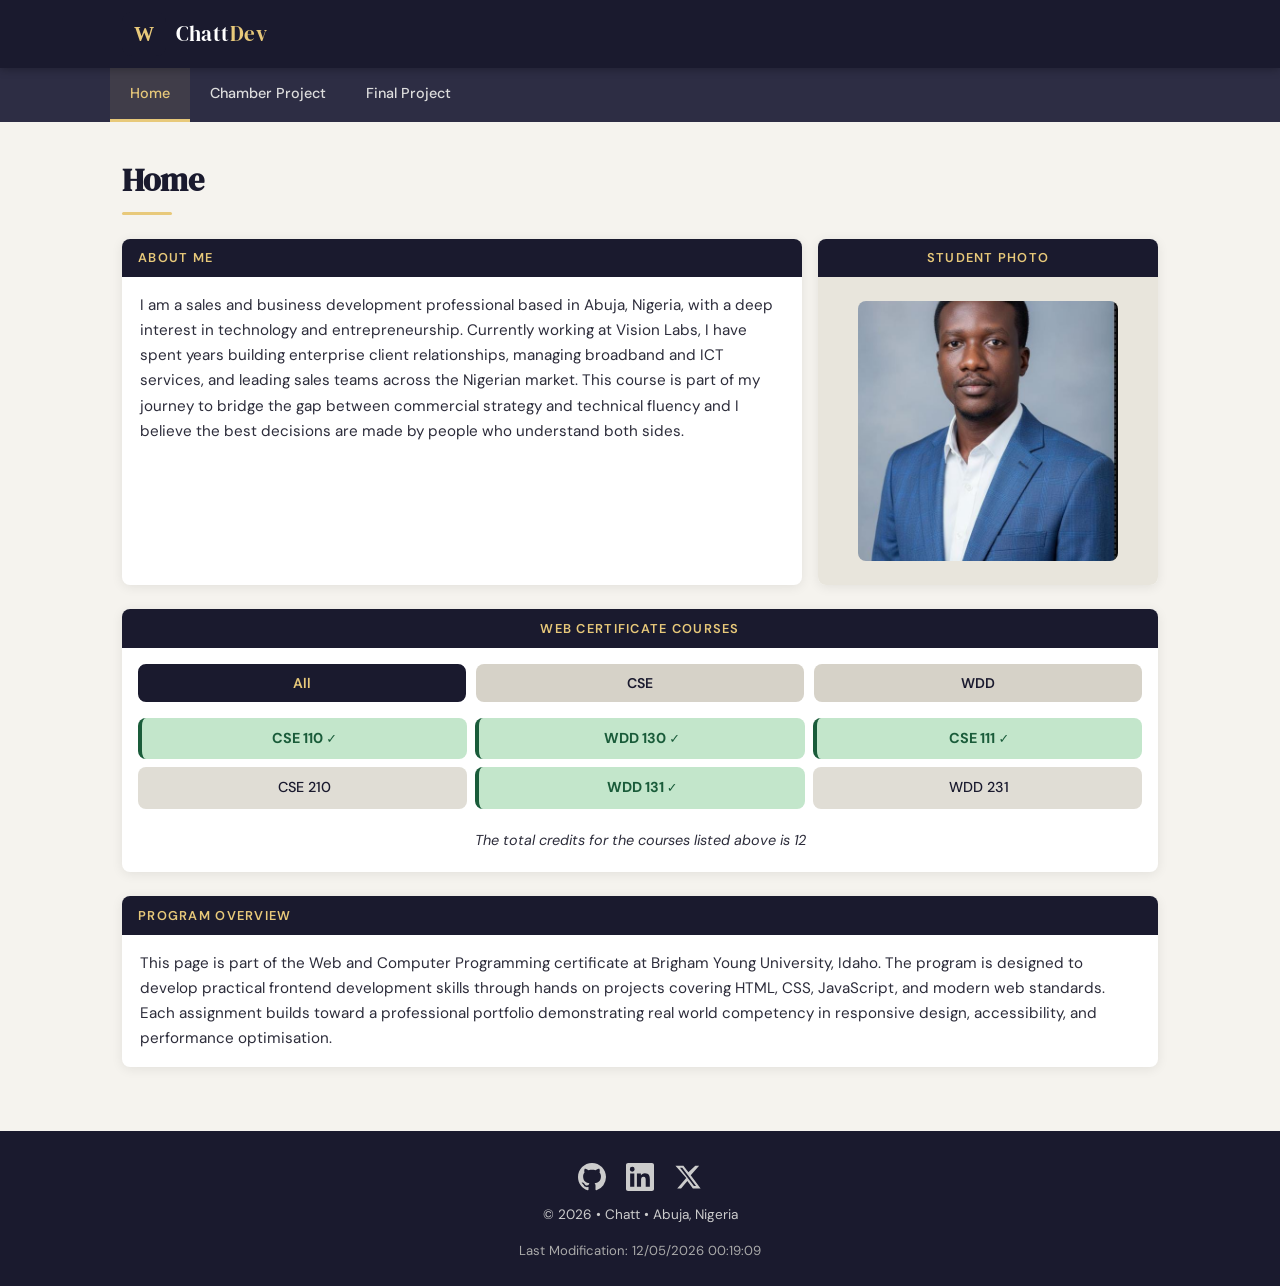
<file: index.html>
<!DOCTYPE html>
<html lang="en">
<head>
  <meta charset="UTF-8">
  <meta name="viewport" content="width=device-width, initial-scale=1.0">
  <meta name="description" content="WDD231 Web Frontend Development – Course Home Page for Chatt, a professional honing modern web skills.">
  <meta name="author" content="Chatt Kato">
  <title>WDD231 | Chatt's Course Home</title>

  <link rel="preconnect" href="https://fonts.googleapis.com">
  <link rel="preconnect" href="https://fonts.gstatic.com" crossorigin>
  <link href="https://fonts.googleapis.com/css2?family=DM+Serif+Display:ital@0;1&family=DM+Sans:wght@300;400;500;600&display=swap" rel="stylesheet">

  <link rel="stylesheet" href="styles/small.css">
  <link rel="stylesheet" href="styles/large.css">

  <script src="scripts/navigation.js" defer></script>
  <script src="scripts/date.js" defer></script>
  <script src="scripts/course.js" defer></script>
</head>
<body>

  <header>
    <div class="header-inner">
      <div class="brand">
        <svg class="logo" xmlns="http://www.w3.org/2000/svg" viewBox="0 0 48 48"
             aria-label="Site Logo" role="img" width="44" height="44">
          <rect width="48" height="48" rx="10" fill="#1a1a2e"/>
          <text x="50%" y="56%" dominant-baseline="middle" text-anchor="middle"
                fill="#e8c97a" font-size="22" font-family="serif" font-weight="bold">W</text>
        </svg>
        <span class="site-name">Chatt<span class="accent">Dev</span></span>
      </div>
      <button id="hamburger" aria-label="Toggle navigation menu"
              aria-expanded="false" aria-controls="primary-nav">
        <span></span><span></span><span></span>
      </button>
    </div>
  </header>

  <nav id="primary-nav" aria-label="Primary navigation">
    <ul>
      <li><a href="index.html" class="active" aria-current="page">Home</a></li>
      <li><a href="chamber/index.html">Chamber Project</a></li>
      <li><a href="final/index.html">Final Project</a></li>
    </ul>
  </nav>

  <main>
    <h1>Home</h1>

    <!-- Section 1: About Me -->
    <section class="section-about" aria-labelledby="about-heading">
      <div class="about-text">
        <h2 id="about-heading">About Me</h2>
        <p>
          I am a sales and business development professional based in Abuja, Nigeria,
          with a deep interest in technology and entrepreneurship. Currently working at
          Vision Labs, I have spent years building enterprise client relationships,
          managing broadband and ICT services, and leading sales teams across the
          Nigerian market. This course is part of my journey to bridge the gap between
          commercial strategy and technical fluency and I believe the best decisions are
          made by people who understand both sides.
        </p>
      </div>
      <div class="about-photo">
        <h2 id="photo-heading">Student Photo</h2>
        <div class="photo-wrapper">
          <img
            src="images/chatt.jpeg"
            alt="Chatt – WDD231 student and business development professional"
            width="300"
            height="300"
            loading="eager"
          >
        </div>
      </div>
    </section>

    <!-- Section 2: Web Certificate Courses -->
    <section class="section-courses" aria-labelledby="courses-heading">
      <h2 id="courses-heading">Web Certificate Courses</h2>
      <div class="filter-buttons" role="group" aria-label="Filter courses by type">
        <button class="filter-btn active" data-filter="all" aria-pressed="true">All</button>
        <button class="filter-btn" data-filter="CSE" aria-pressed="false">CSE</button>
        <button class="filter-btn" data-filter="WDD" aria-pressed="false">WDD</button>
      </div>
      <div id="course-list" role="list" aria-live="polite"></div>
      <p class="credit-total" id="credit-total" aria-live="polite"></p>
    </section>

    <!-- Section 3: Program Overview -->
    <section class="section-program" aria-labelledby="program-heading">
      <h2 id="program-heading">Program Overview</h2>
      <p>
        This page is part of the Web and Computer Programming certificate at
        Brigham Young University, Idaho. The program is designed to develop
        practical frontend development skills through hands on projects covering
        HTML, CSS, JavaScript, and modern web standards. Each assignment builds
        toward a professional portfolio demonstrating real world competency in
        responsive design, accessibility, and performance optimisation.
      </p>
    </section>

  </main>

  <footer>
    <div class="footer-social">
      <a href="https://github.com/yourusername" target="_blank" rel="noopener noreferrer" aria-label="GitHub">
        <svg xmlns="http://www.w3.org/2000/svg" viewBox="0 0 24 24"
             width="28" height="28" aria-hidden="true" fill="currentColor">
          <path d="M12 0C5.37 0 0 5.37 0 12c0 5.31 3.435 9.795 8.205 11.385
            .6.105.825-.255.825-.57 0-.285-.015-1.23-.015-2.235-3.015.555-3.795-.735
            -4.035-1.41-.135-.345-.72-1.41-1.23-1.695-.42-.225-1.02-.78-.015-.795
            .945-.015 1.62.87 1.845 1.23 1.08 1.815 2.805 1.305 3.495.99
            .105-.78.42-1.305.765-1.605-2.67-.3-5.46-1.335-5.46-5.925
            0-1.305.465-2.385 1.23-3.225-.12-.3-.54-1.53.12-3.18 0 0
            1.005-.315 3.3 1.23.96-.27 1.98-.405 3-.405s2.04.135 3 .405
            c2.295-1.56 3.3-1.23 3.3-1.23.66 1.65.24 2.88.12 3.18
            .765.84 1.23 1.905 1.23 3.225 0 4.605-2.805 5.625-5.475 5.925
            .435.375.81 1.095.81 2.22 0 1.605-.015 2.895-.015 3.3
            0 .315.225.69.825.57A12.02 12.02 0 0 0 24 12c0-6.63-5.37-12-12-12z"/>
        </svg>
      </a>
      <a href="https://linkedin.com/in/yourusername" target="_blank" rel="noopener noreferrer" aria-label="LinkedIn">
        <svg xmlns="http://www.w3.org/2000/svg" viewBox="0 0 24 24"
             width="28" height="28" aria-hidden="true" fill="currentColor">
          <path d="M20.447 20.452h-3.554v-5.569c0-1.328-.027-3.037-1.852-3.037
            -1.853 0-2.136 1.445-2.136 2.939v5.667H9.351V9h3.414v1.561h.046
            c.477-.9 1.637-1.85 3.37-1.85 3.601 0 4.267 2.37 4.267 5.455v6.286z
            M5.337 7.433a2.062 2.062 0 0 1-2.063-2.065 2.064 2.064 0 1 1
            2.063 2.065zm1.782 13.019H3.555V9h3.564v11.452z
            M22.225 0H1.771C.792 0 0 .774 0 1.729v20.542C0 23.227.792 24
            1.771 24h20.451C23.2 24 24 23.227 24 22.271V1.729C24 .774
            23.2 0 22.222 0h.003z"/>
        </svg>
      </a>
      <a href="https://x.com/yourusername" target="_blank" rel="noopener noreferrer" aria-label="X (formerly Twitter)">
        <svg xmlns="http://www.w3.org/2000/svg" viewBox="0 0 24 24"
             width="28" height="28" aria-hidden="true" fill="currentColor">
          <path d="M18.244 2.25h3.308l-7.227 8.26 8.502 11.24H16.17
            l-4.714-6.231-5.401 6.231H2.744l7.737-8.835L1.254 2.25H8.08
            l4.261 5.636 5.903-5.636zm-1.161 17.52h1.833L7.084 4.126H5.117z"/>
        </svg>
      </a>
    </div>
    <div class="footer-info">
      <p id="copyright"></p>
    </div>
    <p id="lastModified" class="footer-modified"></p>
  </footer>

</body>
</html>
</file>
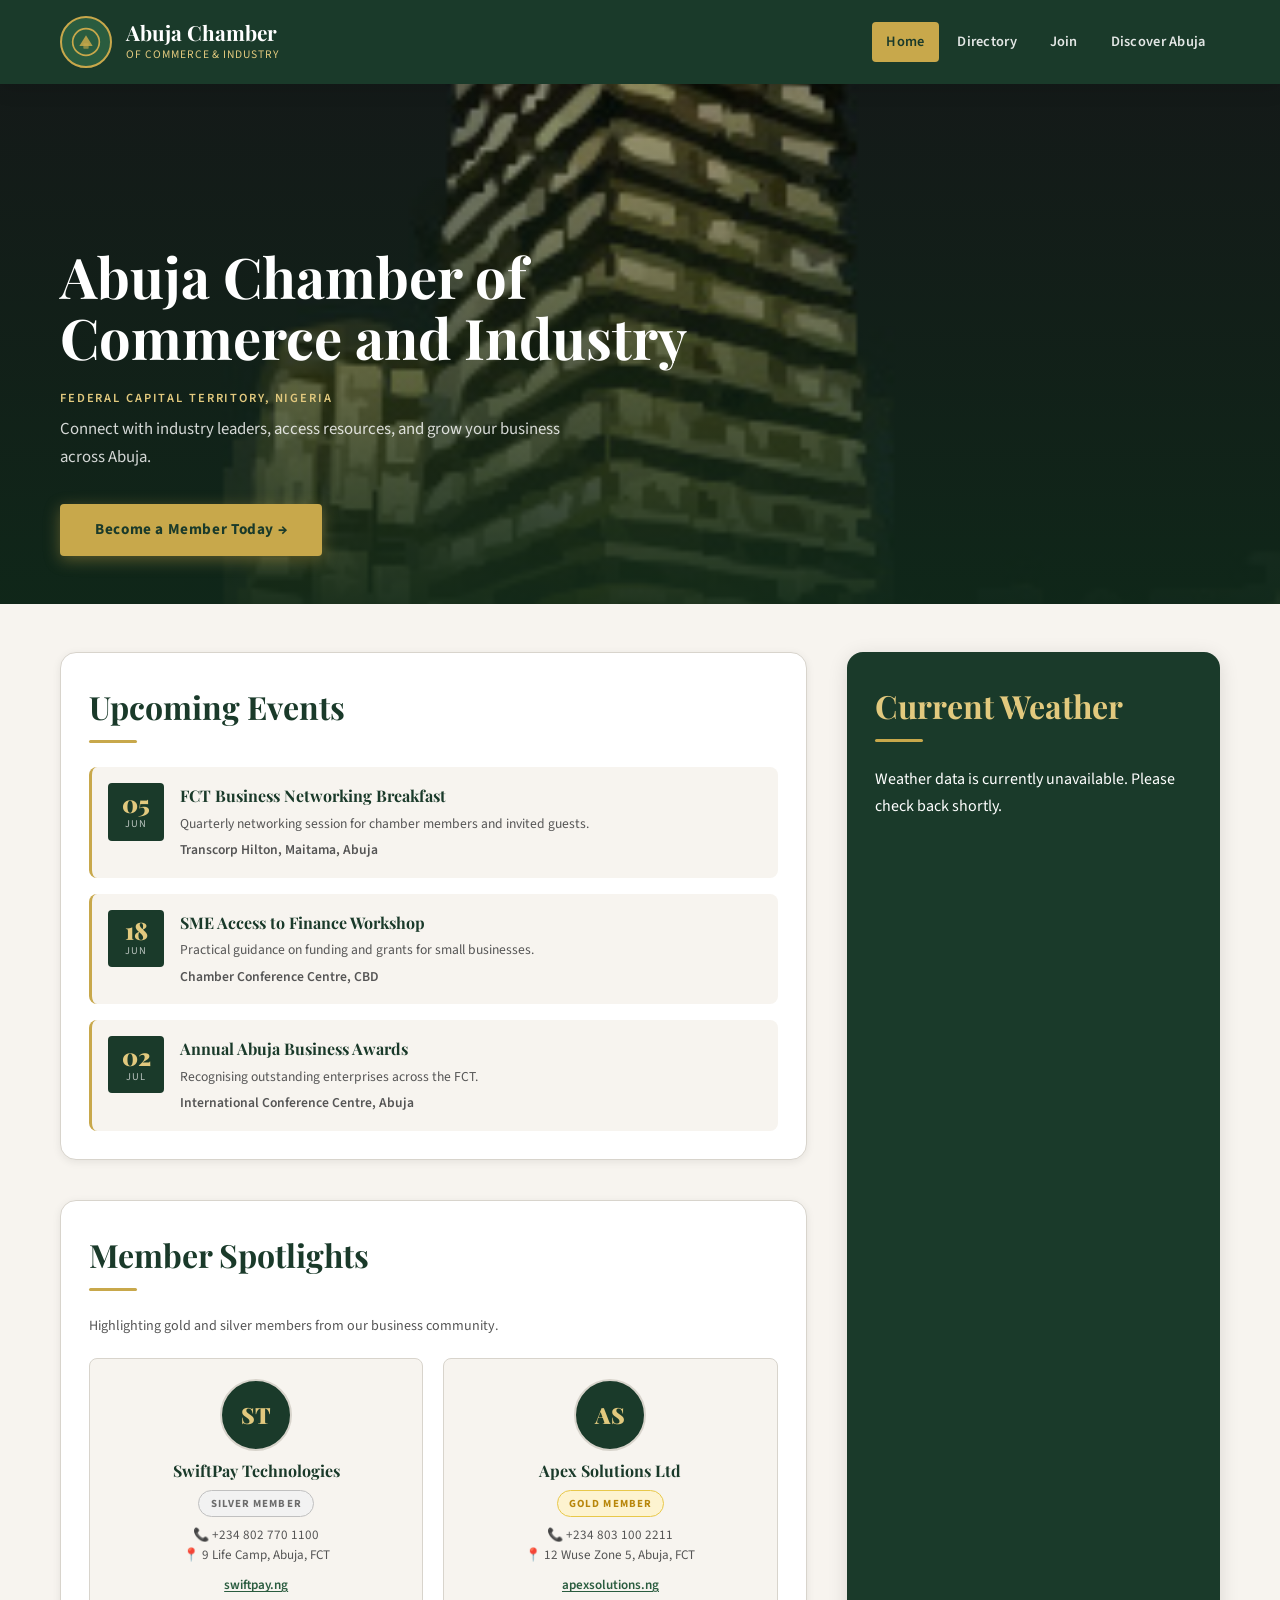
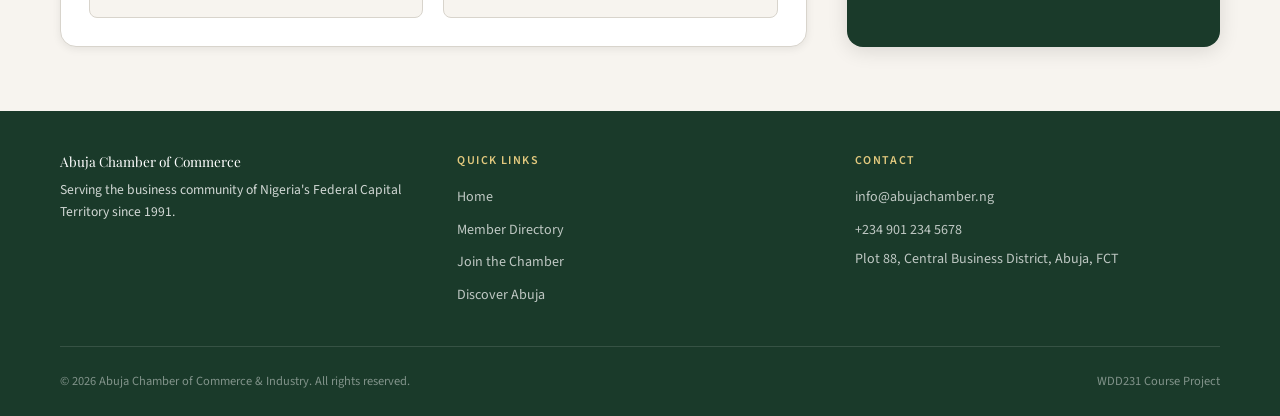
<file: chamber/index.html>
<!DOCTYPE html>
<html lang="en">
<head>
  <meta charset="UTF-8">
  <meta name="viewport" content="width=device-width, initial-scale=1.0">

  <meta name="description" content="Welcome to the Abuja Chamber of Commerce and Industry, connecting businesses, driving growth, and supporting enterprise across Nigeria's Federal Capital.">
  <meta name="author" content="Chatt Kato">

  <!-- Open Graph -->
  <meta property="og:title" content="Abuja Chamber of Commerce and Industry — FCT">
  <meta property="og:description" content="Connect with businesses across Abuja's Federal Capital Territory and grow with Nigeria's leading chamber.">
  <meta property="og:type" content="website">
  <meta property="og:url" content="https://chattkato.github.io/wdd231/chamber/index.html">
  <meta property="og:image" content="https://chattkato.github.io/wdd231/chamber/images/hero.jpg">

  <title>Home | Abuja Chamber of Commerce and Industry</title>

  <link rel="icon" type="image/svg+xml" href="images/favicon.svg">

  <!-- Google Fonts -->
  <link rel="preconnect" href="https://fonts.googleapis.com">
  <link rel="preconnect" href="https://fonts.gstatic.com" crossorigin>
  <link href="https://fonts.googleapis.com/css2?family=Playfair+Display:wght@700;900&family=Source+Sans+3:wght@300;400;600&display=swap" rel="stylesheet">

  <!-- CSS -->
  <link rel="stylesheet" href="styles/normalize.css">
  <link rel="stylesheet" href="styles/styles.css">

  <!-- JavaScript -->
  <script src="scripts/app.js" defer></script>
</head>

<body>

<header class="site-header">
  <div class="container header-inner">

    <div class="brand">
      <div class="brand-logo" aria-hidden="true">
        <svg viewBox="0 0 48 48" fill="none">
          <circle cx="24" cy="24" r="20" stroke="#c8a84b" stroke-width="2.5"/>
          <path d="M14 30 L24 14 L34 30 Z" fill="#c8a84b" opacity="0.85"/>
          <rect x="20" y="26" width="8" height="8" rx="1" fill="#c8a84b" opacity="0.6"/>
        </svg>
      </div>
      <div class="brand-text">
        <span class="brand-name">Abuja Chamber</span>
        <span class="brand-sub">of Commerce &amp; Industry</span>
      </div>
    </div>

    <button
      class="nav-toggle"
      aria-label="Toggle navigation menu"
      aria-expanded="false"
      aria-controls="main-nav"
      type="button">
      <span></span>
      <span></span>
      <span></span>
    </button>

    <nav class="site-nav" id="main-nav" aria-label="Main navigation">
      <ul>
        <li><a href="index.html" aria-current="page">Home</a></li>
        <li><a href="directory.html">Directory</a></li>
        <li><a href="join.html">Join</a></li>
        <li><a href="discover.html">Discover Abuja</a></li>
      </ul>
    </nav>

  </div>
</header>

<main id="main-content">

  <section class="hero" aria-label="Welcome banner">
    <img
      class="hero-image"
      src="images/hero.jpg"
      alt="Abuja Central Business District skyline at dusk"
      loading="eager"
      width="1200"
      height="520">

    <div class="hero-overlay" aria-hidden="true"></div>

    <div class="hero-content container">
      <h1 class="hero-title">Abuja Chamber of Commerce and Industry</h1>
      <p class="hero-eyebrow">Federal Capital Territory, Nigeria</p>
      <p class="hero-subtitle">
        Connect with industry leaders, access resources, and grow your business across Abuja.
      </p>
      <a href="join.html" class="cta-btn">Become a Member Today &rarr;</a>
    </div>
  </section>

  <div class="home-main">
    <div class="container">
      <div class="home-grid">

        <section class="events-section" aria-labelledby="events-heading">
          <h2 class="section-title" id="events-heading">Upcoming Events</h2>

          <div class="events-list">

            <article class="event-card">
              <div class="event-date">
                <time datetime="2025-06-05">
                  <span class="day">05</span>
                  <span class="month">Jun</span>
                </time>
              </div>
              <div class="event-info">
                <h3>FCT Business Networking Breakfast</h3>
                <p>Quarterly networking session for chamber members and invited guests.</p>
                <p class="event-location">Transcorp Hilton, Maitama, Abuja</p>
              </div>
            </article>

            <article class="event-card">
              <div class="event-date">
                <time datetime="2025-06-18">
                  <span class="day">18</span>
                  <span class="month">Jun</span>
                </time>
              </div>
              <div class="event-info">
                <h3>SME Access to Finance Workshop</h3>
                <p>Practical guidance on funding and grants for small businesses.</p>
                <p class="event-location">Chamber Conference Centre, CBD</p>
              </div>
            </article>

            <article class="event-card">
              <div class="event-date">
                <time datetime="2025-07-02">
                  <span class="day">02</span>
                  <span class="month">Jul</span>
                </time>
              </div>
              <div class="event-info">
                <h3>Annual Abuja Business Awards</h3>
                <p>Recognising outstanding enterprises across the FCT.</p>
                <p class="event-location">International Conference Centre, Abuja</p>
              </div>
            </article>

          </div>
        </section>

        <section class="weather-section" aria-labelledby="weather-heading">
          <h2 class="section-title" id="weather-heading">Current Weather</h2>
          <div id="weather-container" aria-live="polite">
            <p class="weather-loading">Loading weather data&hellip;</p>
          </div>
        </section>

        <section class="spotlight-section" aria-labelledby="spotlight-heading">
          <h2 class="section-title" id="spotlight-heading">Member Spotlights</h2>
          <p class="spotlight-intro">
            Highlighting gold and silver members from our business community.
          </p>
          <div class="spotlight-grid" id="spotlight-grid" aria-live="polite">
            <p class="spotlight-loading">Loading member spotlights&hellip;</p>
          </div>
        </section>

      </div>
    </div>
  </div>

</main>

<footer class="site-footer">
  <div class="container">

    <div class="footer-grid">

      <div class="footer-brand">
        <p class="footer-brand-name">Abuja Chamber of Commerce</p>
        <p>Serving the business community of Nigeria's Federal Capital Territory since 1991.</p>
      </div>

      <div class="footer-col">
        <h2>Quick Links</h2>
        <ul>
          <li><a href="index.html">Home</a></li>
          <li><a href="directory.html">Member Directory</a></li>
          <li><a href="join.html">Join the Chamber</a></li>
          <li><a href="discover.html">Discover Abuja</a></li>
        </ul>
      </div>

      <div class="footer-col">
        <h2>Contact</h2>
        <ul>
          <li><a href="mailto:info@abujachamber.ng">info@abujachamber.ng</a></li>
          <li><a href="tel:+2349012345678">+234 901 234 5678</a></li>
          <li>Plot 88, Central Business District, Abuja, FCT</li>
        </ul>
      </div>

    </div>

    <div class="footer-bottom">
      <p>&copy; <span id="current-year"></span> Abuja Chamber of Commerce &amp; Industry. All rights reserved.</p>
      <p>WDD231 Course Project</p>
    </div>

  </div>
</footer>

</body>
</html>
</file>
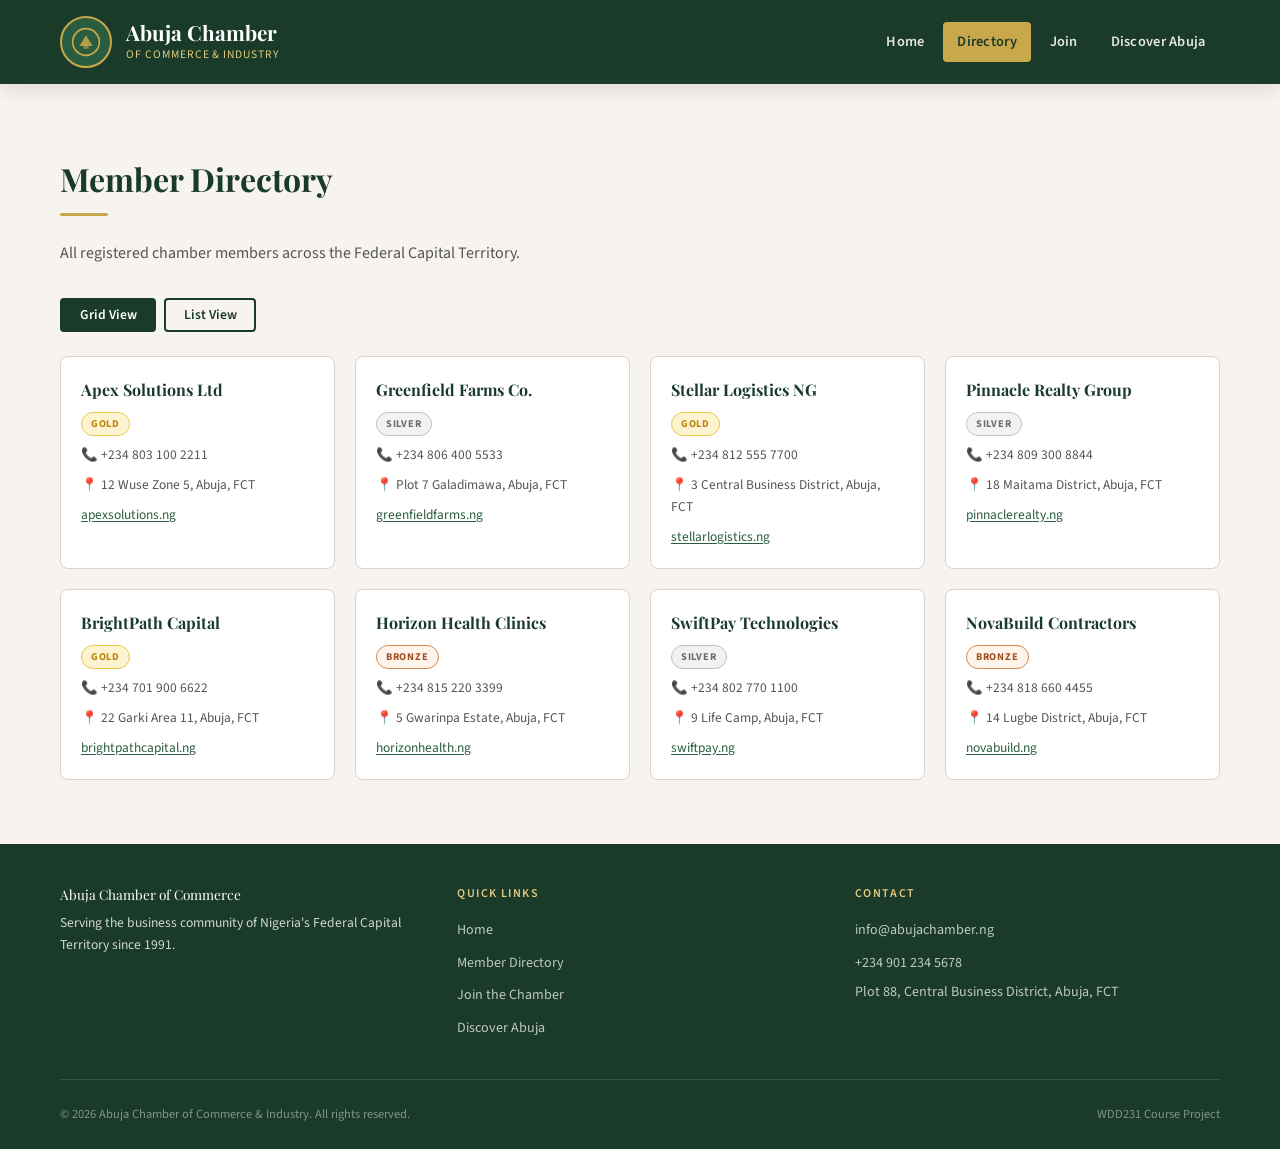
<file: chamber/directory.html>
<!DOCTYPE html>
<html lang="en">
<head>
  <meta charset="UTF-8">
  <meta name="viewport" content="width=device-width, initial-scale=1.0">
  <meta name="description" content="Browse the Abuja Chamber of Commerce member directory. Find local businesses, contact details, and membership levels across the Federal Capital Territory.">
  <meta name="author" content="Chatt Kato">

  <meta property="og:title" content="Member Directory | Abuja Chamber of Commerce">
  <meta property="og:description" content="Find businesses registered with the Abuja Chamber of Commerce across the Federal Capital Territory of Nigeria.">
  <meta property="og:type" content="website">
  <meta property="og:url" content="https://chattkato.github.io/wdd231/chamber/directory.html">
  <meta property="og:image" content="https://chattkato.github.io/wdd231/chamber/images/hero.svg">

  <title>Member Directory | Abuja Chamber of Commerce and Industry</title>

  <link rel="icon" type="image/svg+xml" href="images/favicon.svg">

  <link rel="preconnect" href="https://fonts.googleapis.com">
  <link rel="preconnect" href="https://fonts.gstatic.com" crossorigin>
  <link href="https://fonts.googleapis.com/css2?family=Playfair+Display:wght@700;900&family=Source+Sans+3:wght@300;400;600&display=swap" rel="stylesheet">

  <link rel="stylesheet" href="styles/normalize.css">
  <link rel="stylesheet" href="styles/styles.css">
</head>
<body>

  <header class="site-header">
    <div class="container header-inner">

      <div class="brand">
        <div class="brand-logo" aria-hidden="true">
          <svg viewBox="0 0 48 48" fill="none" xmlns="http://www.w3.org/2000/svg">
            <circle cx="24" cy="24" r="20" stroke="#c8a84b" stroke-width="2.5"/>
            <path d="M14 30 L24 14 L34 30 Z" fill="#c8a84b" opacity="0.85"/>
            <rect x="20" y="26" width="8" height="8" rx="1" fill="#c8a84b" opacity="0.6"/>
          </svg>
        </div>
        <div class="brand-text">
          <span class="brand-name">Abuja Chamber</span>
          <span class="brand-sub">of Commerce &amp; Industry</span>
        </div>
      </div>

      <button
        class="nav-toggle"
        aria-label="Toggle navigation menu"
        aria-expanded="false"
        aria-controls="main-nav"
        type="button"
      >
        <span></span>
        <span></span>
        <span></span>
      </button>

      <nav class="site-nav" id="main-nav" aria-label="Main navigation">
        <ul>
          <li><a href="index.html">Home</a></li>
          <li><a href="directory.html" aria-current="page">Directory</a></li>
          <li><a href="join.html">Join</a></li>
          <li><a href="discover.html">Discover Abuja</a></li>
        </ul>
      </nav>

    </div>
  </header>

  <main id="main-content">
    <div class="page-body">
      <div class="container">
        <h1 class="section-title page-h1">Member Directory</h1>
        <p class="page-intro">All registered chamber members across the Federal Capital Territory.</p>

        <div class="directory-controls">
          <button class="view-btn active" id="grid-btn" aria-pressed="true" type="button">Grid View</button>
          <button class="view-btn" id="list-btn" aria-pressed="false" type="button">List View</button>
        </div>

        <div id="directory-container" aria-live="polite">
          <p>Loading members&hellip;</p>
        </div>
      </div>
    </div>
  </main>

  <footer class="site-footer">
    <div class="container">
      <div class="footer-grid">

        <div class="footer-brand">
          <p class="footer-brand-name">Abuja Chamber of Commerce</p>
          <p>Serving the business community of Nigeria's Federal Capital Territory since 1991.</p>
        </div>

        <div class="footer-col">
          <h2>Quick Links</h2>
          <ul>
            <li><a href="index.html">Home</a></li>
            <li><a href="directory.html">Member Directory</a></li>
            <li><a href="join.html">Join the Chamber</a></li>
            <li><a href="discover.html">Discover Abuja</a></li>
          </ul>
        </div>

        <div class="footer-col">
          <h2>Contact</h2>
          <ul>
            <li><a href="mailto:info@abujachamber.ng">info@abujachamber.ng</a></li>
            <li><a href="tel:+2349012345678">+234 901 234 5678</a></li>
            <li>Plot 88, Central Business District, Abuja, FCT</li>
          </ul>
        </div>

      </div>
      <div class="footer-bottom">
        <p>&copy; <span id="current-year"></span> Abuja Chamber of Commerce &amp; Industry. All rights reserved.</p>
        <p>WDD231 Course Project</p>
      </div>
    </div>
  </footer>

  <script src="scripts/app.js" defer></script>
  <script src="scripts/directory.js" defer></script>
</body>
</html>
</file>
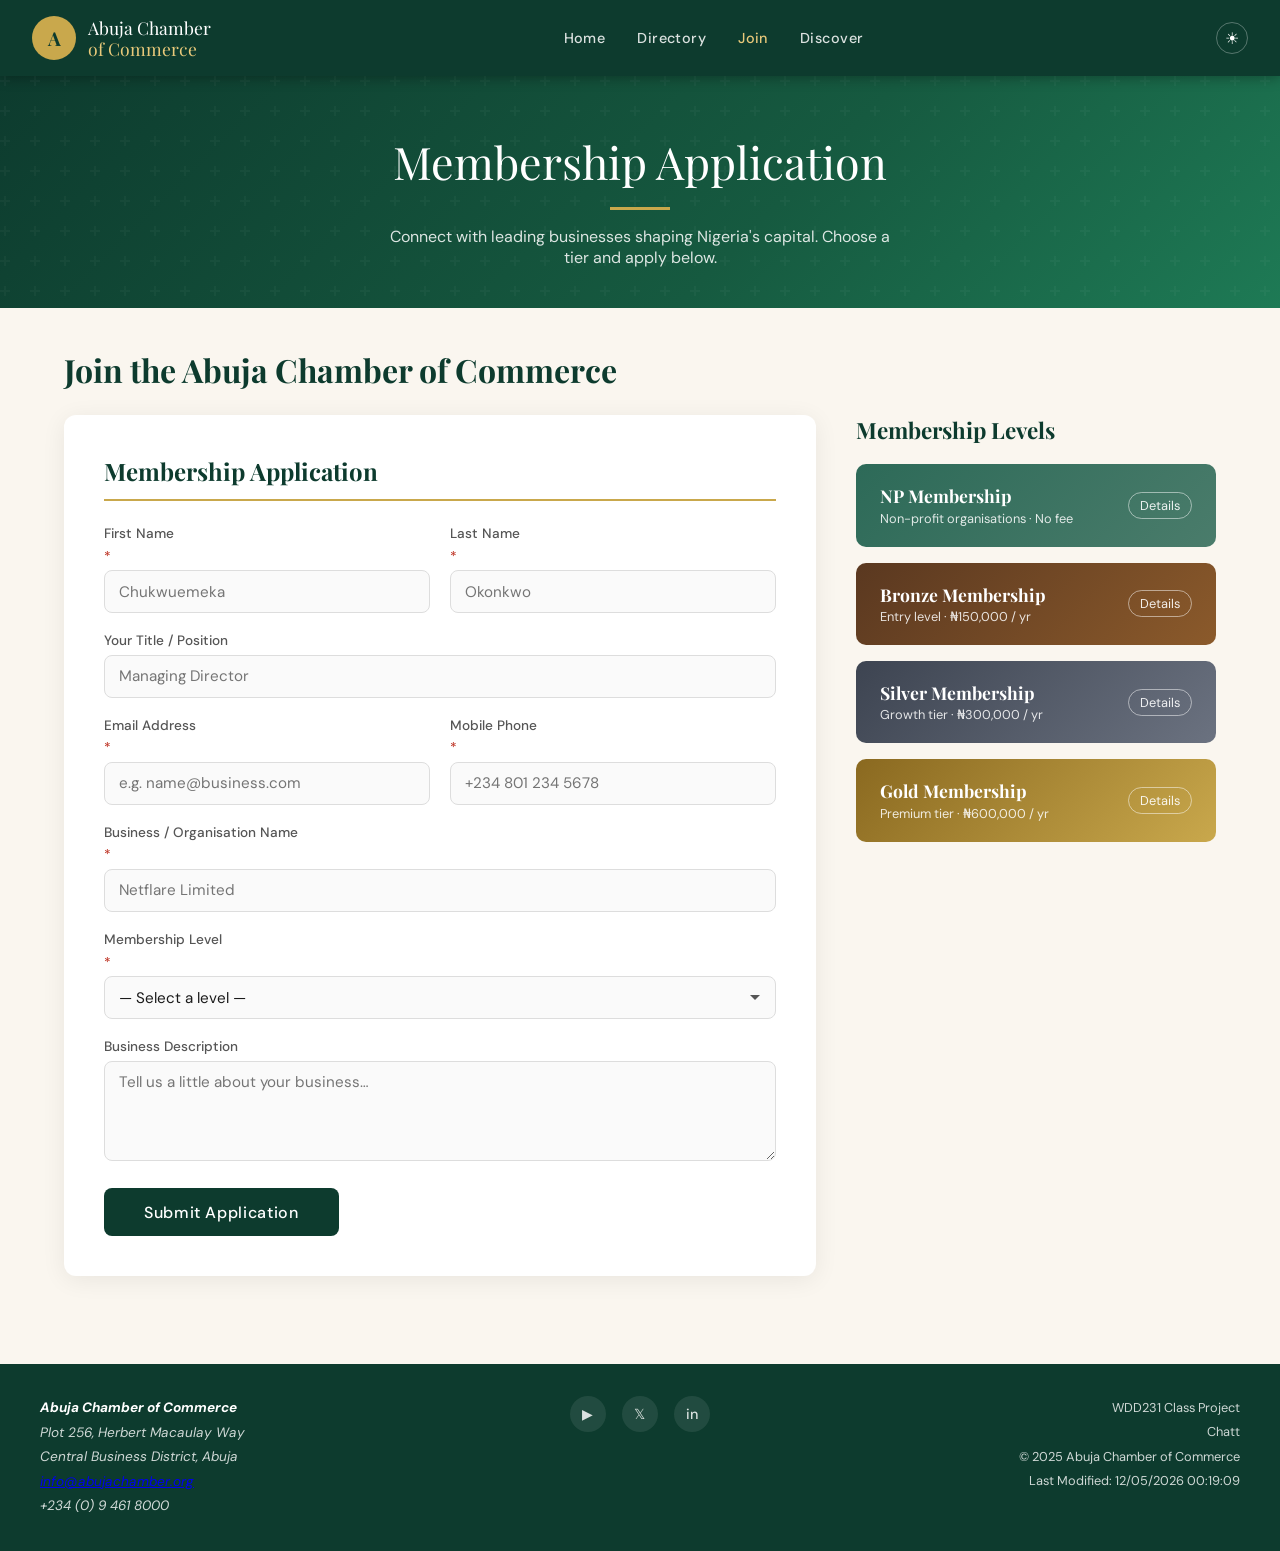
<file: chamber/join.html>
<!DOCTYPE html>
<html lang="en">
<head>
  <meta charset="UTF-8">
  <meta name="viewport" content="width=device-width, initial-scale=1.0">
  <meta name="description" content="Join the Abuja Chamber of Commerce. Choose a membership level and submit your application today.">
  <meta name="author" content="Chatt Kato">

  <!-- Open Graph -->
  <meta property="og:title" content="Join the Abuja Chamber of Commerce">
  <meta property="og:description" content="Apply for membership today and connect with leading businesses shaping Nigeria's capital city.">
  <meta property="og:image" content="https://chattkato.github.io/wdd231/chamber/images/og-image.jpg">
  <meta property="og:url" content="https://chattkato.github.io/wdd231/chamber/join.html">

  <title>Join | Abuja Chamber of Commerce</title>

  <!-- Favicon -->
  <link rel="icon" href="images/favicon.ico">

  <!-- Google Fonts -->
  <link rel="preconnect" href="https://fonts.googleapis.com">
  <link rel="preconnect" href="https://fonts.gstatic.com" crossorigin>
  <link href="https://fonts.googleapis.com/css2?family=Playfair+Display:wght@600;700&family=DM+Sans:wght@300;400;500&display=swap" rel="stylesheet">

  <!-- External Stylesheets -->
  <link rel="stylesheet" href="styles/base.css">
  <link rel="stylesheet" href="styles/join.css">

  <!-- External JavaScript with defer -->
  <script src="scripts/join.js" defer></script>
</head>
<body>

  <!-- HEADER -->
  <header>
    <div class="logo-wrap">
      <div class="logo-img" aria-hidden="true">A</div>
      <div class="logo-text">Abuja Chamber<br><span>of Commerce</span></div>
    </div>
    <nav aria-label="Main navigation">
      <a href="index.html">Home</a>
      <a href="directory.html">Directory</a>
      <a href="join.html" class="active" aria-current="page">Join</a>
      <a href="discover.html">Discover</a>
    </nav>
    <button class="theme-toggle" title="Toggle theme" aria-label="Toggle colour theme">&#9728;</button>
    <button class="hamburger" aria-label="Open navigation menu">&#9776;</button>
  </header>

  <!-- HERO -->
  <section class="join-hero" aria-label="Page introduction">
    <p class="hero-eyebrow">Membership Application</p>
    <div class="gold-line"></div>
    <p>Connect with leading businesses shaping Nigeria's capital. Choose a tier and apply below.</p>
  </section>

  <!-- MAIN -->
  <main>
    <h1>Join the Abuja Chamber of Commerce</h1>

    <div class="join-layout">

      <!-- APPLICATION FORM -->
      <section class="form-section" aria-label="Membership Application Form">
        <h2>Membership Application</h2>
        <form method="get" action="thankyou.html">

          <div class="form-grid">

            <!-- First Name -->
            <label for="firstname">
              First Name <span class="req" aria-hidden="true">*</span>
              <input
                type="text"
                name="firstname"
                id="firstname"
                title="Enter your first name"
                autocomplete="given-name"
                required
                placeholder="Chukwuemeka">
            </label>

            <!-- Last Name -->
            <label for="lastname">
              Last Name <span class="req" aria-hidden="true">*</span>
              <input
                type="text"
                name="lastname"
                id="lastname"
                title="Enter your last name"
                autocomplete="family-name"
                required
                placeholder="Okonkwo">
            </label>

            <!-- Organizational Title -->
            <label class="full" for="orgtitle">
              Your Title / Position
              <input
                type="text"
                name="orgtitle"
                id="orgtitle"
                title="Enter your title within your organisation — letters, hyphens, and spaces only, minimum 7 characters"
                autocomplete="organization-title"
                pattern="[A-Za-z\- ]{7,}"
                placeholder="Managing Director">
            </label>

            <!-- Email -->
            <label for="email">
              Email Address <span class="req" aria-hidden="true">*</span>
              <input
                type="email"
                name="email"
                id="email"
                title="Enter a valid email address"
                autocomplete="email"
                required
                placeholder="e.g. name@business.com">
            </label>

            <!-- Phone -->
            <label for="phone">
              Mobile Phone <span class="req" aria-hidden="true">*</span>
              <input
                type="tel"
                name="phone"
                id="phone"
                title="Enter your mobile phone number"
                autocomplete="tel"
                required
                placeholder="+234 801 234 5678">
            </label>

            <!-- Organisation Name -->
            <label class="full" for="organization">
              Business / Organisation Name <span class="req" aria-hidden="true">*</span>
              <input
                type="text"
                name="organization"
                id="organization"
                title="Enter the name of your business or organisation"
                autocomplete="organization"
                required
                placeholder="Netflare Limited">
            </label>

            <!-- Membership Level -->
            <label class="full" for="membership">
              Membership Level <span class="req" aria-hidden="true">*</span>
              <select name="membership" id="membership" title="Select your preferred membership level" required>
                <option value="" disabled selected>— Select a level —</option>
                <option value="np">NP Membership (Non-Profit — No fee)</option>
                <option value="bronze">Bronze Membership</option>
                <option value="silver">Silver Membership</option>
                <option value="gold">Gold Membership</option>
              </select>
            </label>

            <!-- Description -->
            <label class="full" for="description">
              Business Description
              <textarea
                name="description"
                id="description"
                title="Briefly describe your business or organisation"
                placeholder="Tell us a little about your business…"></textarea>
            </label>

            <!-- Hidden timestamp -->
            <input type="hidden" name="timestamp" id="timestamp">

            <!-- Submit -->
            <div class="full">
              <input type="submit" value="Submit Application">
            </div>

          </div>

        </form>
      </section>

      <!-- MEMBERSHIP CARDS -->
      <aside class="cards-section" aria-label="Membership levels">
        <h2>Membership Levels</h2>
        <div class="membership-cards">

          <div class="mem-card" role="article">
            <div class="mem-card-inner">
              <div>
                <h3>NP Membership</h3>
                <div class="price">Non-profit organisations &middot; No fee</div>
              </div>
              <a href="#overlay-np" class="info-link" data-modal="overlay-np" aria-label="Learn more about NP Membership">Details</a>
            </div>
          </div>

          <div class="mem-card" role="article">
            <div class="mem-card-inner">
              <div>
                <h3>Bronze Membership</h3>
                <div class="price">Entry level &middot; &#8358;150,000 / yr</div>
              </div>
              <a href="#overlay-bronze" class="info-link" data-modal="overlay-bronze" aria-label="Learn more about Bronze Membership">Details</a>
            </div>
          </div>

          <div class="mem-card" role="article">
            <div class="mem-card-inner">
              <div>
                <h3>Silver Membership</h3>
                <div class="price">Growth tier &middot; &#8358;300,000 / yr</div>
              </div>
              <a href="#overlay-silver" class="info-link" data-modal="overlay-silver" aria-label="Learn more about Silver Membership">Details</a>
            </div>
          </div>

          <div class="mem-card" role="article">
            <div class="mem-card-inner">
              <div>
                <h3>Gold Membership</h3>
                <div class="price">Premium tier &middot; &#8358;600,000 / yr</div>
              </div>
              <a href="#overlay-gold" class="info-link" data-modal="overlay-gold" aria-label="Learn more about Gold Membership">Details</a>
            </div>
          </div>

        </div>
      </aside>

    </div>
  </main>

  <!-- MODALS -->
  <div class="modal-overlay" id="overlay-np" role="dialog" aria-modal="true" aria-labelledby="modal-np-title">
    <div class="modal" id="modal-np">
      <button class="modal-close" data-close="overlay-np" aria-label="Close NP Membership modal">&#10005;</button>
      <h2 id="modal-np-title">NP Membership</h2>
      <ul>
        <li>Full business directory listing on the chamber website</li>
        <li>Access to all chamber networking events</li>
        <li>Quarterly newsletter subscription</li>
        <li>Eligibility for community grants and partnerships</li>
        <li>Dedicated support from chamber liaison officers</li>
      </ul>
      <p class="modal-price">Annual Fee: <strong>No charge</strong> (Non-profit organisations only)</p>
    </div>
  </div>

  <div class="modal-overlay" id="overlay-bronze" role="dialog" aria-modal="true" aria-labelledby="modal-bronze-title">
    <div class="modal" id="modal-bronze">
      <button class="modal-close" data-close="overlay-bronze" aria-label="Close Bronze Membership modal">&#10005;</button>
      <h2 id="modal-bronze-title">Bronze Membership</h2>
      <ul>
        <li>Business directory listing with logo and contact info</li>
        <li>2 complimentary tickets to annual chamber gala</li>
        <li>Access to members-only training workshops</li>
        <li>10% discount on all chamber event registrations</li>
        <li>Monthly business newsletter</li>
      </ul>
      <p class="modal-price">Annual Fee: <strong>&#8358;150,000</strong></p>
    </div>
  </div>

  <div class="modal-overlay" id="overlay-silver" role="dialog" aria-modal="true" aria-labelledby="modal-silver-title">
    <div class="modal" id="modal-silver">
      <button class="modal-close" data-close="overlay-silver" aria-label="Close Silver Membership modal">&#10005;</button>
      <h2 id="modal-silver-title">Silver Membership</h2>
      <ul>
        <li>Everything in Bronze, plus:</li>
        <li>Featured spotlight on the chamber homepage (rotating)</li>
        <li>Social media promotion &mdash; 2 posts/month across our channels</li>
        <li>4 complimentary event tickets per year</li>
        <li>Access to government liaison introductions</li>
        <li>Priority listing in the business directory</li>
        <li>25% discount on chamber advertising packages</li>
      </ul>
      <p class="modal-price">Annual Fee: <strong>&#8358;300,000</strong></p>
    </div>
  </div>

  <div class="modal-overlay" id="overlay-gold" role="dialog" aria-modal="true" aria-labelledby="modal-gold-title">
    <div class="modal" id="modal-gold">
      <button class="modal-close" data-close="overlay-gold" aria-label="Close Gold Membership modal">&#10005;</button>
      <h2 id="modal-gold-title">Gold Membership</h2>
      <ul>
        <li>Everything in Silver, plus:</li>
        <li>Permanent featured spotlight on homepage</li>
        <li>10 complimentary tickets to all major chamber events</li>
        <li>Co-branding on chamber marketing materials</li>
        <li>Social media promotion &mdash; 4 posts/month</li>
        <li>Speaking opportunities at chamber conferences</li>
        <li>Dedicated account manager</li>
        <li>VIP access to government and investor networking luncheons</li>
      </ul>
      <p class="modal-price">Annual Fee: <strong>&#8358;600,000</strong></p>
    </div>
  </div>

  <!-- FOOTER -->
  <footer>
    <div class="footer-inner">
      <address class="footer-address">
        <strong>Abuja Chamber of Commerce</strong><br>
        Plot 256, Herbert Macaulay Way<br>
        Central Business District, Abuja<br>
        <a href="mailto:info@abujachamber.org">info@abujachamber.org</a><br>
        +234 (0) 9 461 8000
      </address>
      <nav class="footer-socials" aria-label="Social media links">
        <a href="https://youtube.com" aria-label="YouTube">&#9654;</a>
        <a href="https://twitter.com" aria-label="Twitter / X">&#120143;</a>
        <a href="https://linkedin.com" aria-label="LinkedIn">in</a>
      </nav>
      <div class="footer-meta">
        WDD231 Class Project<br>
        Chatt<br>
        &copy; 2025 Abuja Chamber of Commerce<br>
        <span id="lastmod"></span>
      </div>
    </div>
  </footer>

</body>
</html>
</file>
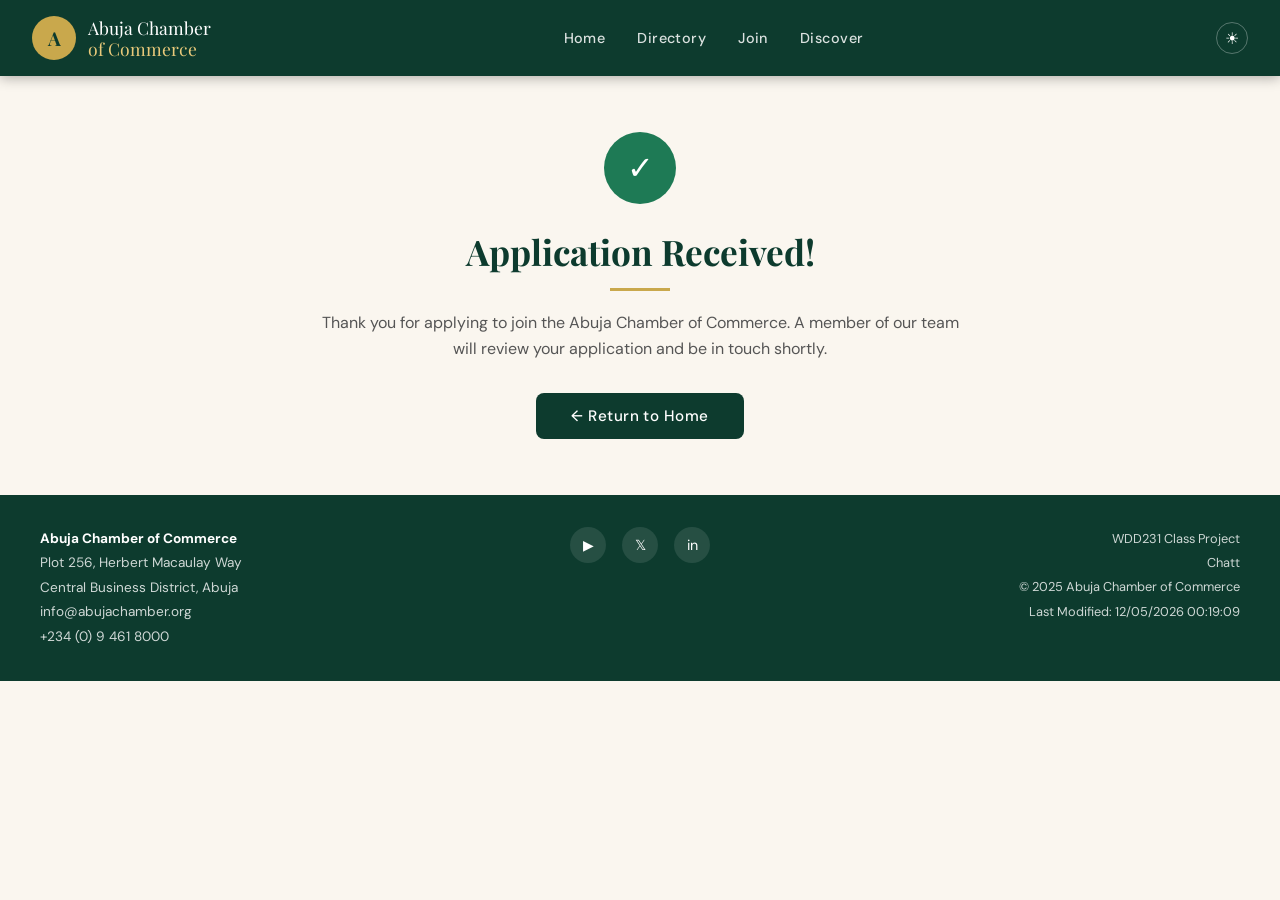
<file: chamber/thankyou.html>
<!DOCTYPE html>
<html lang="en">
<head>
  <meta charset="UTF-8" />
  <meta name="viewport" content="width=device-width, initial-scale=1.0" />
  <title>Thank You | Abuja Chamber of Commerce</title>
  <meta name="description" content="Thank you for applying to join the Abuja Chamber of Commerce." />
  <link rel="preconnect" href="https://fonts.googleapis.com" />
  <link rel="preconnect" href="https://fonts.gstatic.com" crossorigin />
  <link href="https://fonts.googleapis.com/css2?family=Playfair+Display:wght@600;700&family=DM+Sans:wght@300;400;500&display=swap" rel="stylesheet" />
  <style>
    :root {
      --green-dark: #0d3b2e;
      --green-mid: #165a40;
      --green-light: #1e7a55;
      --gold: #c9a84c;
      --gold-light: #e8c97a;
      --cream: #faf6ef;
      --white: #ffffff;
      --text: #1a1a1a;
      --text-muted: #555;
    }
    *, *::before, *::after { box-sizing: border-box; margin: 0; padding: 0; }
    body {
      font-family: 'DM Sans', sans-serif;
      background: var(--cream);
      color: var(--text);
      min-height: 100vh;
    }

    /* HEADER */
    header {
      background: var(--green-dark);
      color: var(--white);
      display: flex;
      align-items: center;
      justify-content: space-between;
      padding: 1rem 2rem;
      box-shadow: 0 2px 12px rgba(0,0,0,.3);
    }
    .logo-wrap { display: flex; align-items: center; gap: .75rem; }
    .logo-img {
      width: 44px; height: 44px; border-radius: 50%;
      background: var(--gold);
      display: flex; align-items: center; justify-content: center;
      font-family: 'Playfair Display', serif;
      font-size: 1.2rem; font-weight: 700;
      color: var(--green-dark); flex-shrink: 0;
    }
    .logo-text { font-family: 'Playfair Display', serif; font-size: 1.1rem; line-height: 1.2; }
    .logo-text span { color: var(--gold-light); }
    nav { display: flex; align-items: center; gap: 2rem; }
    nav a {
      color: var(--white); text-decoration: none; font-size: .9rem;
      font-weight: 500; letter-spacing: .03em; opacity: .85;
      transition: opacity .2s, color .2s;
    }
    nav a:hover { opacity: 1; color: var(--gold-light); }
    .theme-toggle {
      background: none; border: 1px solid rgba(255,255,255,.3);
      color: var(--white); width: 32px; height: 32px;
      border-radius: 50%; cursor: pointer; font-size: 1rem;
      display: flex; align-items: center; justify-content: center;
    }

    /* SUCCESS SECTION */
    .success-wrap {
      max-width: 700px;
      margin: 3.5rem auto;
      padding: 0 1.5rem;
    }
    .check-badge {
      width: 72px; height: 72px;
      background: var(--green-light);
      border-radius: 50%;
      display: flex; align-items: center; justify-content: center;
      margin: 0 auto 1.5rem;
      font-size: 2rem;
      color: var(--white);
      animation: popIn .5s ease;
    }
    @keyframes popIn {
      from { opacity: 0; transform: scale(.6); }
      to { opacity: 1; transform: scale(1); }
    }
    .success-wrap h1 {
      font-family: 'Playfair Display', serif;
      font-size: clamp(1.6rem, 3.5vw, 2.2rem);
      text-align: center;
      color: var(--green-dark);
      margin-bottom: .5rem;
    }
    .gold-line { width: 60px; height: 3px; background: var(--gold); margin: .8rem auto 1.2rem; }
    .success-wrap > p {
      text-align: center; color: var(--text-muted); font-size: 1rem; line-height: 1.6;
      margin-bottom: 2rem;
    }

    /* SUBMISSION SUMMARY */
    .summary-card {
      background: var(--white);
      border-radius: 12px;
      padding: 2rem;
      box-shadow: 0 4px 24px rgba(0,0,0,.07);
      margin-bottom: 2rem;
    }
    .summary-card h2 {
      font-family: 'Playfair Display', serif;
      font-size: 1.2rem;
      color: var(--green-dark);
      border-bottom: 2px solid var(--gold);
      padding-bottom: .6rem;
      margin-bottom: 1.2rem;
    }
    .summary-grid {
      display: grid;
      grid-template-columns: 1fr 1fr;
      gap: .9rem 1.5rem;
    }
    .field {
      display: flex;
      flex-direction: column;
      gap: .2rem;
    }
    .field .label {
      font-size: .75rem;
      font-weight: 600;
      letter-spacing: .06em;
      text-transform: uppercase;
      color: var(--text-muted);
    }
    .field .value {
      font-size: .95rem;
      color: var(--text);
      font-weight: 500;
    }
    .field.full { grid-column: 1 / -1; }

    /* CTA */
    .cta-wrap { text-align: center; }
    .cta-wrap a {
      display: inline-block;
      background: var(--green-dark);
      color: var(--white);
      text-decoration: none;
      padding: .8rem 2.2rem;
      border-radius: 8px;
      font-size: .95rem;
      font-weight: 500;
      letter-spacing: .03em;
      transition: background .2s, transform .15s;
    }
    .cta-wrap a:hover { background: var(--green-light); transform: translateY(-1px); }

    /* FOOTER */
    footer {
      background: var(--green-dark);
      color: rgba(255,255,255,.8);
      padding: 2rem;
      margin-top: 3rem;
    }
    .footer-inner {
      max-width: 1200px; margin: 0 auto;
      display: grid; grid-template-columns: 1fr auto 1fr;
      gap: 2rem; align-items: start;
    }
    .footer-address { font-size: .85rem; line-height: 1.8; }
    .footer-address strong { color: var(--white); }
    .footer-socials { display: flex; gap: 1rem; justify-content: center; }
    .footer-socials a {
      width: 36px; height: 36px;
      background: rgba(255,255,255,.1); border-radius: 50%;
      display: flex; align-items: center; justify-content: center;
      color: var(--white); text-decoration: none; font-size: .9rem;
      transition: background .2s;
    }
    .footer-socials a:hover { background: var(--gold); }
    .footer-meta { font-size: .8rem; text-align: right; line-height: 1.9; }

    @media (max-width: 600px) {
      .summary-grid { grid-template-columns: 1fr; }
      nav { display: none; }
      .footer-inner { grid-template-columns: 1fr; text-align: center; }
      .footer-meta { text-align: center; }
    }
  </style>
</head>
<body>

<header>
  <div class="logo-wrap">
    <div class="logo-img">A</div>
    <div class="logo-text">Abuja Chamber<br><span>of Commerce</span></div>
  </div>
  <nav>
    <a href="index.html">Home</a>
    <a href="directory.html">Directory</a>
    <a href="join.html">Join</a>
    <a href="discover.html">Discover</a>
  </nav>
  <button class="theme-toggle" title="Toggle theme" aria-label="Toggle dark/light mode">☀</button>
</header>

<section class="success-wrap">
  <div class="check-badge" aria-hidden="true">✓</div>
  <h1>Application Received!</h1>
  <div class="gold-line"></div>
  <p>Thank you for applying to join the Abuja Chamber of Commerce. A member of our team will review your application and be in touch shortly.</p>

  <div class="summary-card" id="summary-card">
    <h2>Your Submission Summary</h2>
    <div class="summary-grid" id="summary-grid">
      <!-- Populated by JS -->
    </div>
  </div>

  <div class="cta-wrap">
    <a href="index.html">← Return to Home</a>
  </div>
</section>

<footer>
  <div class="footer-inner">
    <div class="footer-address">
      <strong>Abuja Chamber of Commerce</strong><br>
      Plot 256, Herbert Macaulay Way<br>
      Central Business District, Abuja<br>
      info@abujachamber.org<br>
      +234 (0) 9 461 8000
    </div>
    <div class="footer-socials">
      <a href="#" aria-label="YouTube">▶</a>
      <a href="#" aria-label="Twitter">𝕏</a>
      <a href="#" aria-label="LinkedIn">in</a>
    </div>
    <div class="footer-meta">
      WDD231 Class Project<br>
      Chatt<br>
      © 2025 Abuja Chamber of Commerce<br>
      <span id="lastmod"></span>
    </div>
  </div>
</footer>

<script>
  // Set last modified date
  document.getElementById('lastmod').textContent = 'Last Modified: ' + document.lastModified;

  // Get URL parameters
  const params = new URLSearchParams(window.location.search);

  const membershipLabels = {
    np: 'NP Membership (Non-Profit)',
    bronze: 'Bronze Membership',
    silver: 'Silver Membership',
    gold: 'Gold Membership'
  };

  const fields = [
    { key: 'firstname',    label: 'First Name' },
    { key: 'lastname',     label: 'Last Name' },
    { key: 'email',        label: 'Email Address' },
    { key: 'phone',        label: 'Mobile Phone' },
    { key: 'organization', label: 'Business / Organisation' },
    { key: 'membership',   label: 'Membership Level', transform: v => membershipLabels[v] || v },
    { key: 'timestamp',    label: 'Date & Time Submitted', full: true },
  ];

  const grid = document.getElementById('summary-grid');
  let hasData = false;

  fields.forEach(f => {
    const raw = params.get(f.key);
    if (!raw) return;
    hasData = true;
    const value = f.transform ? f.transform(raw) : raw;
    const div = document.createElement('div');
    div.className = 'field' + (f.full ? ' full' : '');
    div.innerHTML = '<span class="label">' + f.label + '</span><span class="value">' + escapeHtml(value) + '</span>';
    grid.appendChild(div);
  });

  // Helper function to escape HTML
  function escapeHtml(str) {
    return str.replace(/[&<>]/g, function(m) {
      if (m === '&') return '&amp;';
      if (m === '<') return '&lt;';
      if (m === '>') return '&gt;';
      return m;
    });
  }

  if (!hasData) {
    document.getElementById('summary-card').style.display = 'none';
  }
</script>
</body>
</html>
</file>
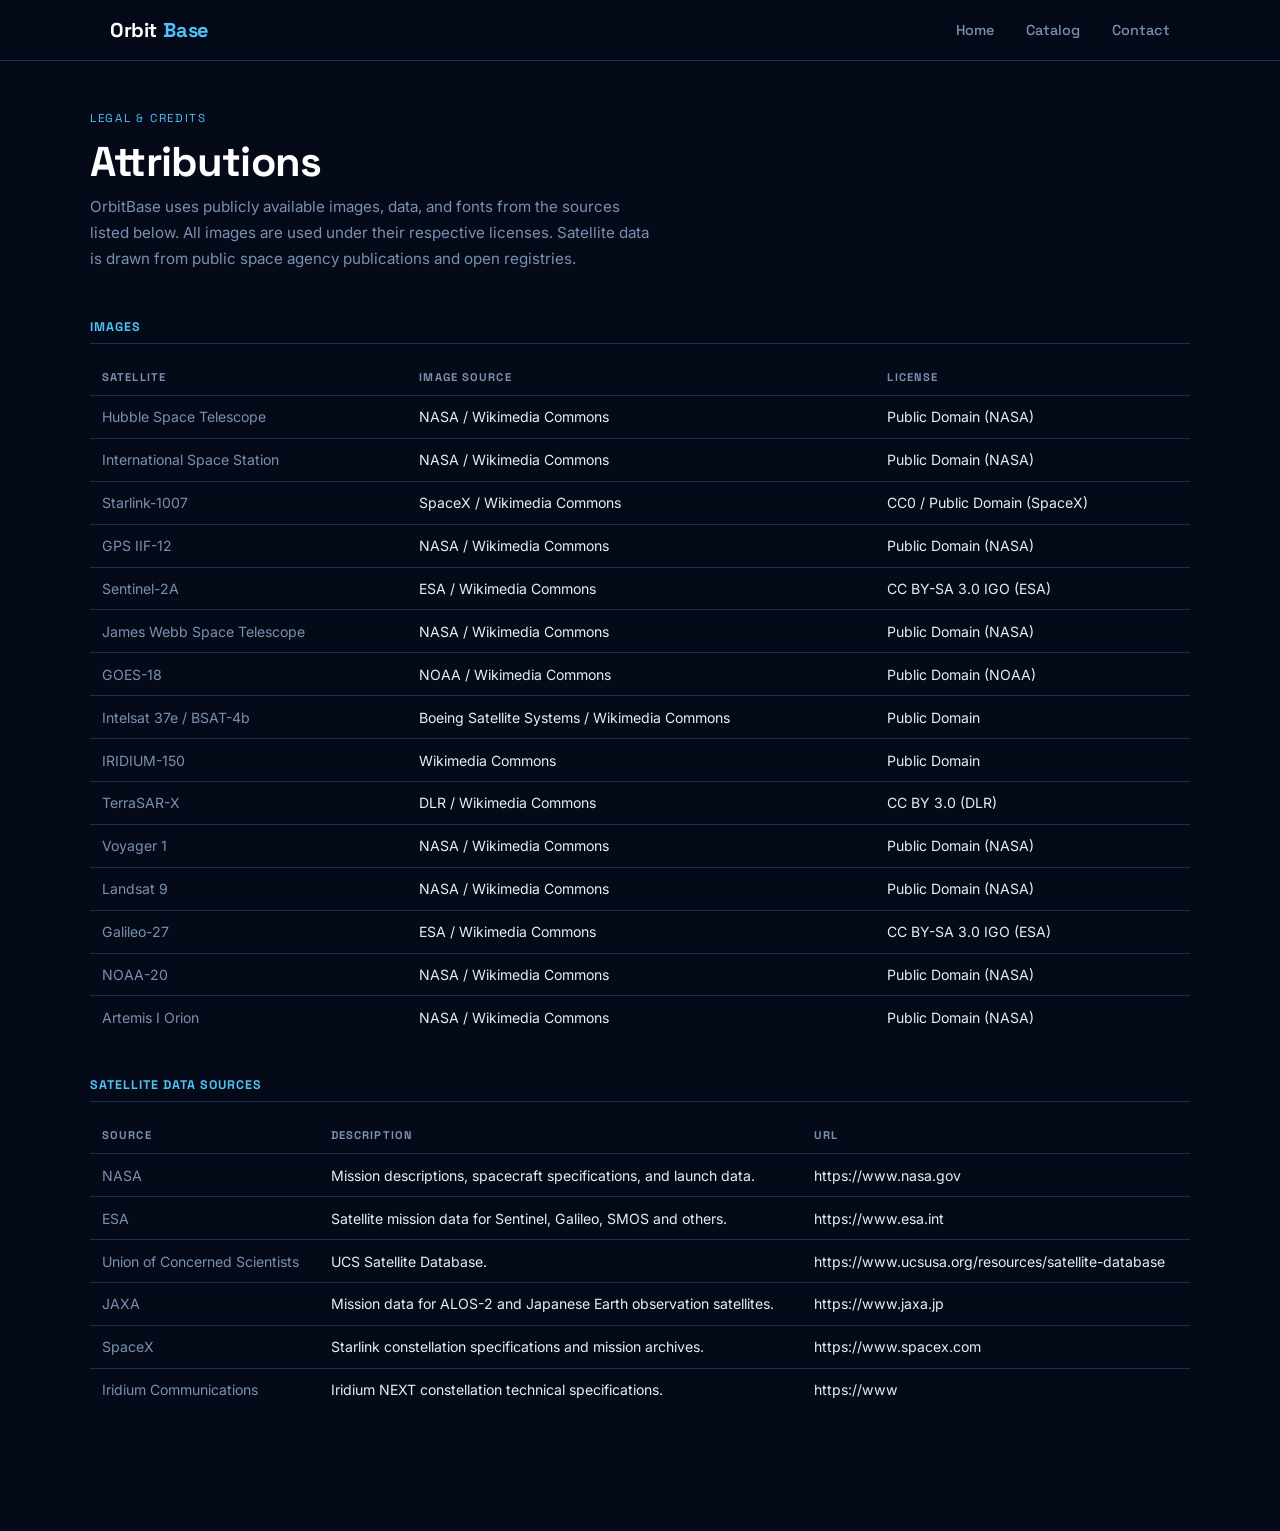
<file: orbitbase/attributions.html>
<!DOCTYPE html>
<html lang="en">
<head>
  <meta charset="UTF-8">
  <meta name="viewport" content="width=device-width, initial-scale=1.0">
  <meta name="description" content="Image, data, and font attributions for OrbitBase – Space and Satellite Technology Explorer.">
  <meta name="author" content="Chatt Kato">
  <title>Attributions – OrbitBase</title>
  <link rel="icon" href="data:image/svg+xml,<svg xmlns='http://www.w3.org/2000/svg' viewBox='0 0 32 32'><rect width='32' height='32' rx='6' fill='%23050A18'/><circle cx='16' cy='16' r='5' fill='none' stroke='%234FC3F7' stroke-width='2'/><ellipse cx='16' cy='16' rx='14' ry='5' fill='none' stroke='%234FC3F7' stroke-width='1.5' transform='rotate(30 16 16)'/></svg>">
  <link rel="preconnect" href="https://fonts.googleapis.com">
  <link rel="preconnect" href="https://fonts.gstatic.com" crossorigin>
  <link href="https://fonts.googleapis.com/css2?family=Space+Grotesk:wght@400;500;700&family=Inter:wght@300;400;500&display=swap" rel="stylesheet">
  <link rel="stylesheet" href="css/styles.css">
  <style>
    .attr-page { padding: 3rem 0 5rem; }
    .attr-page h1 {
      font-size: clamp(1.8rem, 4vw, 2.6rem);
      margin-bottom: 0.5rem;
      letter-spacing: -0.02em;
    }
    .attr-intro {
      color: var(--muted);
      font-size: 0.95rem;
      max-width: 560px;
      margin-bottom: 3rem;
    }
    .attr-section { margin-bottom: 2.5rem; }
    .attr-section h2 {
      font-family: var(--font-display);
      font-weight: 700;
      color: var(--accent);
      letter-spacing: 0.08em;
      text-transform: uppercase;
      font-size: 0.78rem;
      margin-bottom: 1rem;
      padding-bottom: 0.5rem;
      border-bottom: 1px solid var(--border);
    }
    .attr-table {
      width: 100%;
      border-collapse: collapse;
      font-size: 0.88rem;
    }
    .attr-table th {
      font-family: var(--font-display);
      font-size: 0.7rem;
      letter-spacing: 0.1em;
      text-transform: uppercase;
      color: var(--muted);
      padding: 0.5rem 0.75rem;
      text-align: left;
      border-bottom: 1px solid var(--border);
    }
    .attr-table td {
      padding: 0.65rem 0.75rem;
      border-bottom: 1px solid var(--border);
      vertical-align: top;
      color: var(--text);
      line-height: 1.5;
    }
    .attr-table tr:last-child td { border-bottom: none; }
    .attr-table td:first-child { color: var(--muted); white-space: nowrap; }
    .attr-table a { color: var(--accent); font-size: 0.82rem; }
    .attr-table a:hover { color: #fff; }
    @media (max-width: 600px) {
      .attr-table thead { display: none; }
      .attr-table tr {
        display: block;
        margin-bottom: 1rem;
        border: 1px solid var(--border);
        border-radius: 8px;
        overflow: hidden;
      }
      .attr-table td {
        display: block;
        border-bottom: 1px solid var(--border);
      }
      .attr-table td:last-child { border-bottom: none; }
    }
  </style>
</head>
<body>

<header class="site-header">
  <div class="container nav-inner">
    <a href="index.html" class="nav-logo">Orbit<span>Base</span></a>
    <nav aria-label="Main navigation">
      <button class="nav-toggle" aria-expanded="false" aria-controls="nav-links" aria-label="Toggle navigation">
        <span></span><span></span><span></span>
      </button>
      <ul class="nav-links" id="nav-links" role="list">
        <li><a href="index.html">Home</a></li>
        <li><a href="catalog.html">Catalog</a></li>
        <li><a href="contact.html">Contact</a></li>
      </ul>
    </nav>
  </div>
</header>

<main>
  <div class="container attr-page">
    <span class="section-eyebrow">Legal &amp; Credits</span>
    <h1>Attributions</h1>
    <p class="attr-intro">
      OrbitBase uses publicly available images, data, and fonts from the sources listed below.
      All images are used under their respective licenses. Satellite data is drawn from public
      space agency publications and open registries.
    </p>

    <div class="attr-section">
      <h2>Images</h2>
      <table class="attr-table">
        <thead>
          <tr><th>Satellite</th><th>Image Source</th><th>License</th></tr>
        </thead>
        <tbody>
          <tr><td>Hubble Space Telescope</td><td>NASA / Wikimedia Commons</td><td>Public Domain (NASA)</td></tr>
          <tr><td>International Space Station</td><td>NASA / Wikimedia Commons</td><td>Public Domain (NASA)</td></tr>
          <tr><td>Starlink-1007</td><td>SpaceX / Wikimedia Commons</td><td>CC0 / Public Domain (SpaceX)</td></tr>
          <tr><td>GPS IIF-12</td><td>NASA / Wikimedia Commons</td><td>Public Domain (NASA)</td></tr>
          <tr><td>Sentinel-2A</td><td>ESA / Wikimedia Commons</td><td>CC BY-SA 3.0 IGO (ESA)</td></tr>
          <tr><td>James Webb Space Telescope</td><td>NASA / Wikimedia Commons</td><td>Public Domain (NASA)</td></tr>
          <tr><td>GOES-18</td><td>NOAA / Wikimedia Commons</td><td>Public Domain (NOAA)</td></tr>
          <tr><td>Intelsat 37e / BSAT-4b</td><td>Boeing Satellite Systems / Wikimedia Commons</td><td>Public Domain</td></tr>
          <tr><td>IRIDIUM-150</td><td>Wikimedia Commons</td><td>Public Domain</td></tr>
          <tr><td>TerraSAR-X</td><td>DLR / Wikimedia Commons</td><td>CC BY 3.0 (DLR)</td></tr>
          <tr><td>Voyager 1</td><td>NASA / Wikimedia Commons</td><td>Public Domain (NASA)</td></tr>
          <tr><td>Landsat 9</td><td>NASA / Wikimedia Commons</td><td>Public Domain (NASA)</td></tr>
          <tr><td>Galileo-27</td><td>ESA / Wikimedia Commons</td><td>CC BY-SA 3.0 IGO (ESA)</td></tr>
          <tr><td>NOAA-20</td><td>NASA / Wikimedia Commons</td><td>Public Domain (NASA)</td></tr>
          <tr><td>Artemis I Orion</td><td>NASA / Wikimedia Commons</td><td>Public Domain (NASA)</td></tr>
        </tbody>
      </table>
    </div>

    <div class="attr-section">
      <h2>Satellite Data Sources</h2>
      <table class="attr-table">
        <thead>
          <tr><th>Source</th><th>Description</th><th>URL</th></tr>
        </thead>
        <tbody>
          <tr><td>NASA</td><td>Mission descriptions, spacecraft specifications, and launch data.</td><td>https://www.nasa.gov</td></tr>
          <tr><td>ESA</td><td>Satellite mission data for Sentinel, Galileo, SMOS and others.</td><td>https://www.esa.int</td></tr>
          <tr><td>Union of Concerned Scientists</td><td>UCS Satellite Database.</td><td>https://www.ucsusa.org/resources/satellite-database</td></tr>
          <tr><td>JAXA</td><td>Mission data for ALOS-2 and Japanese Earth observation satellites.</td><td>https://www.jaxa.jp</td></tr>
          <tr><td>SpaceX</td><td>Starlink constellation specifications and mission archives.</td><td>https://www.spacex.com</td></tr>
          <tr><td>Iridium Communications</td><td>Iridium NEXT constellation technical specifications.</td><td>https://www
</file>
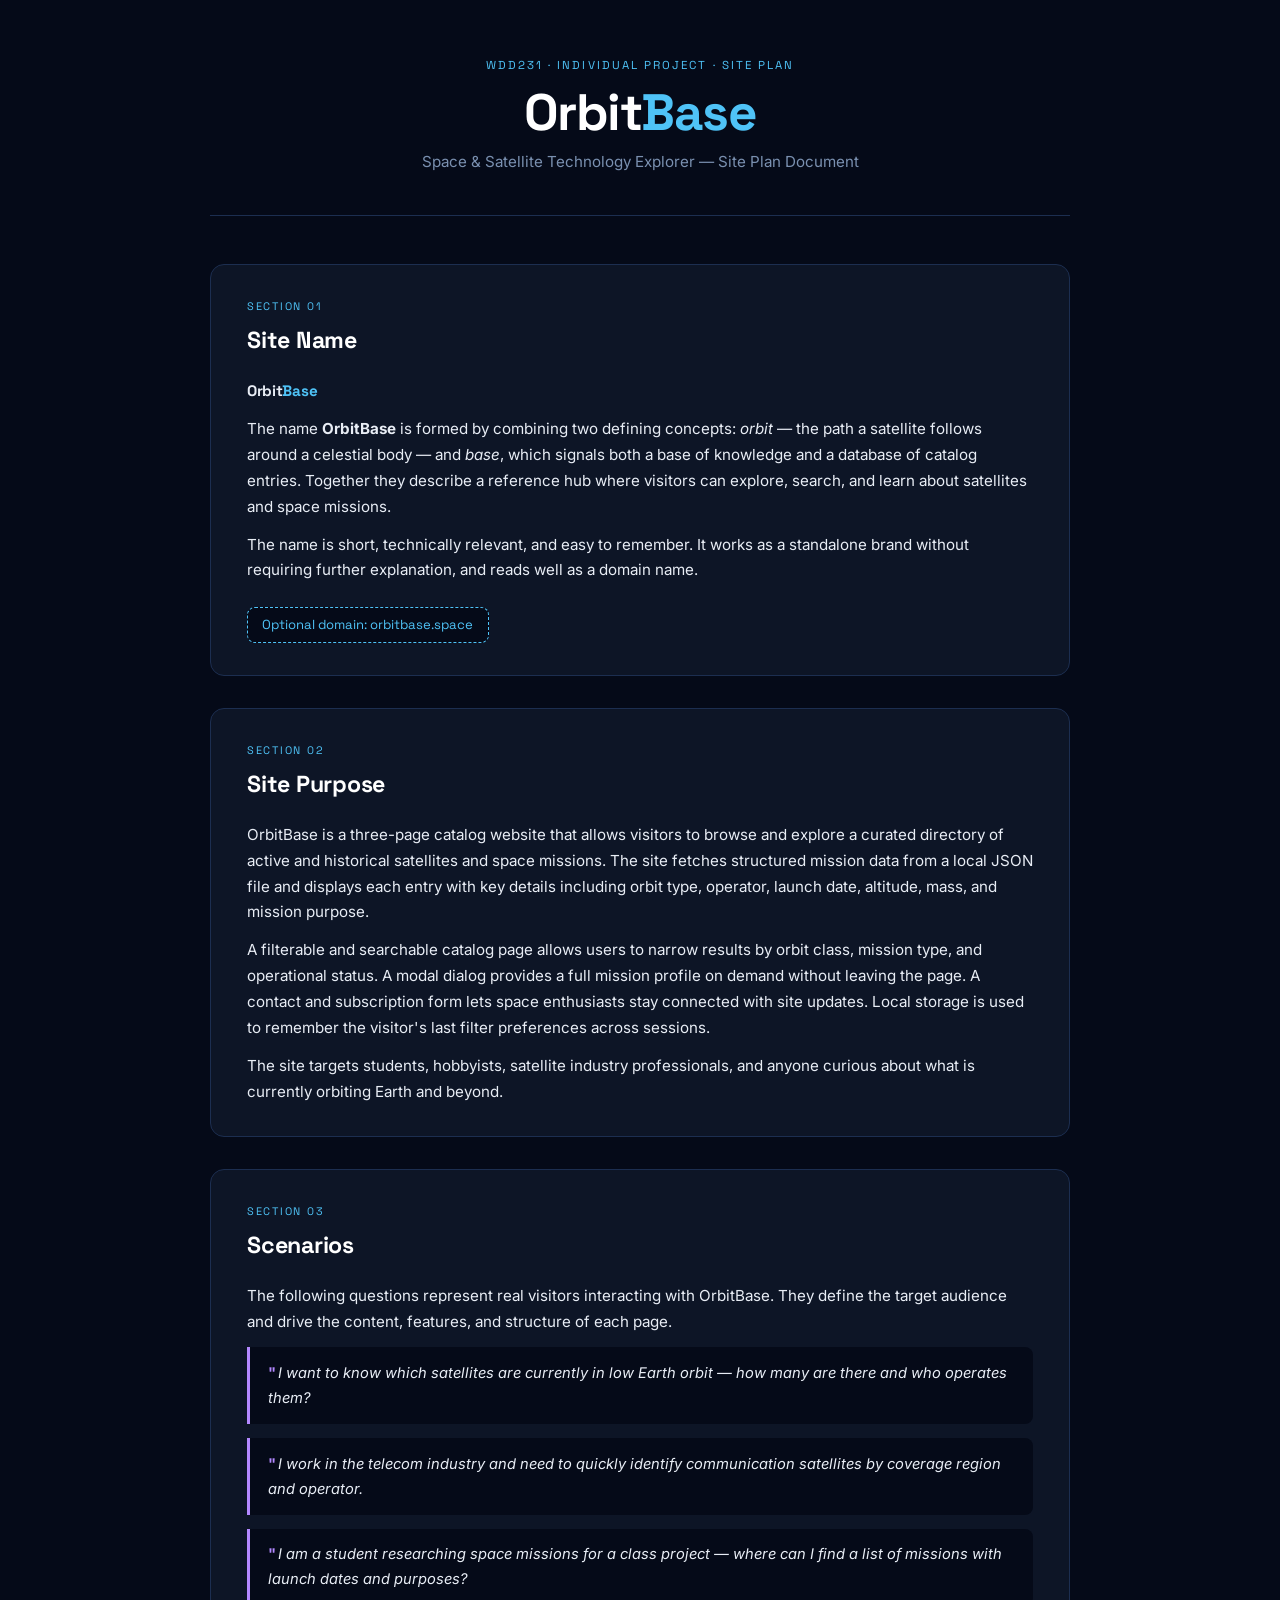
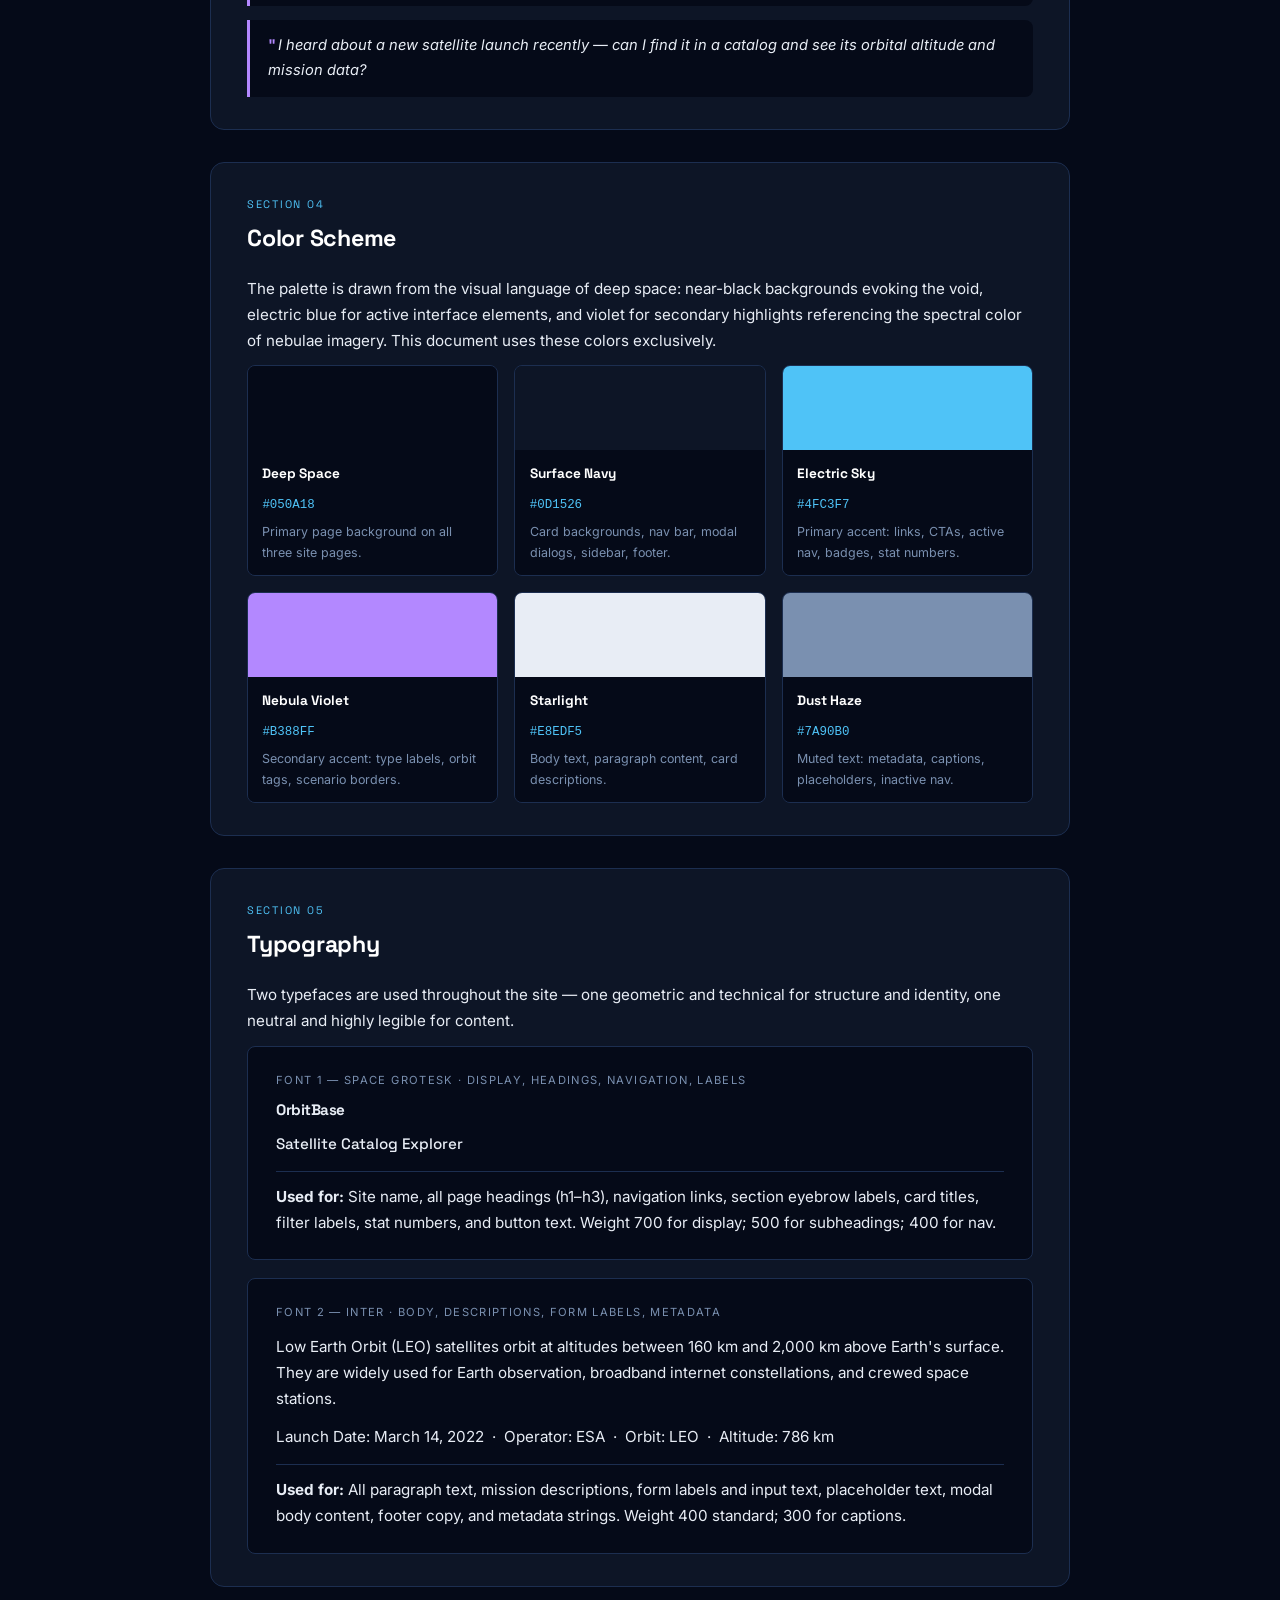
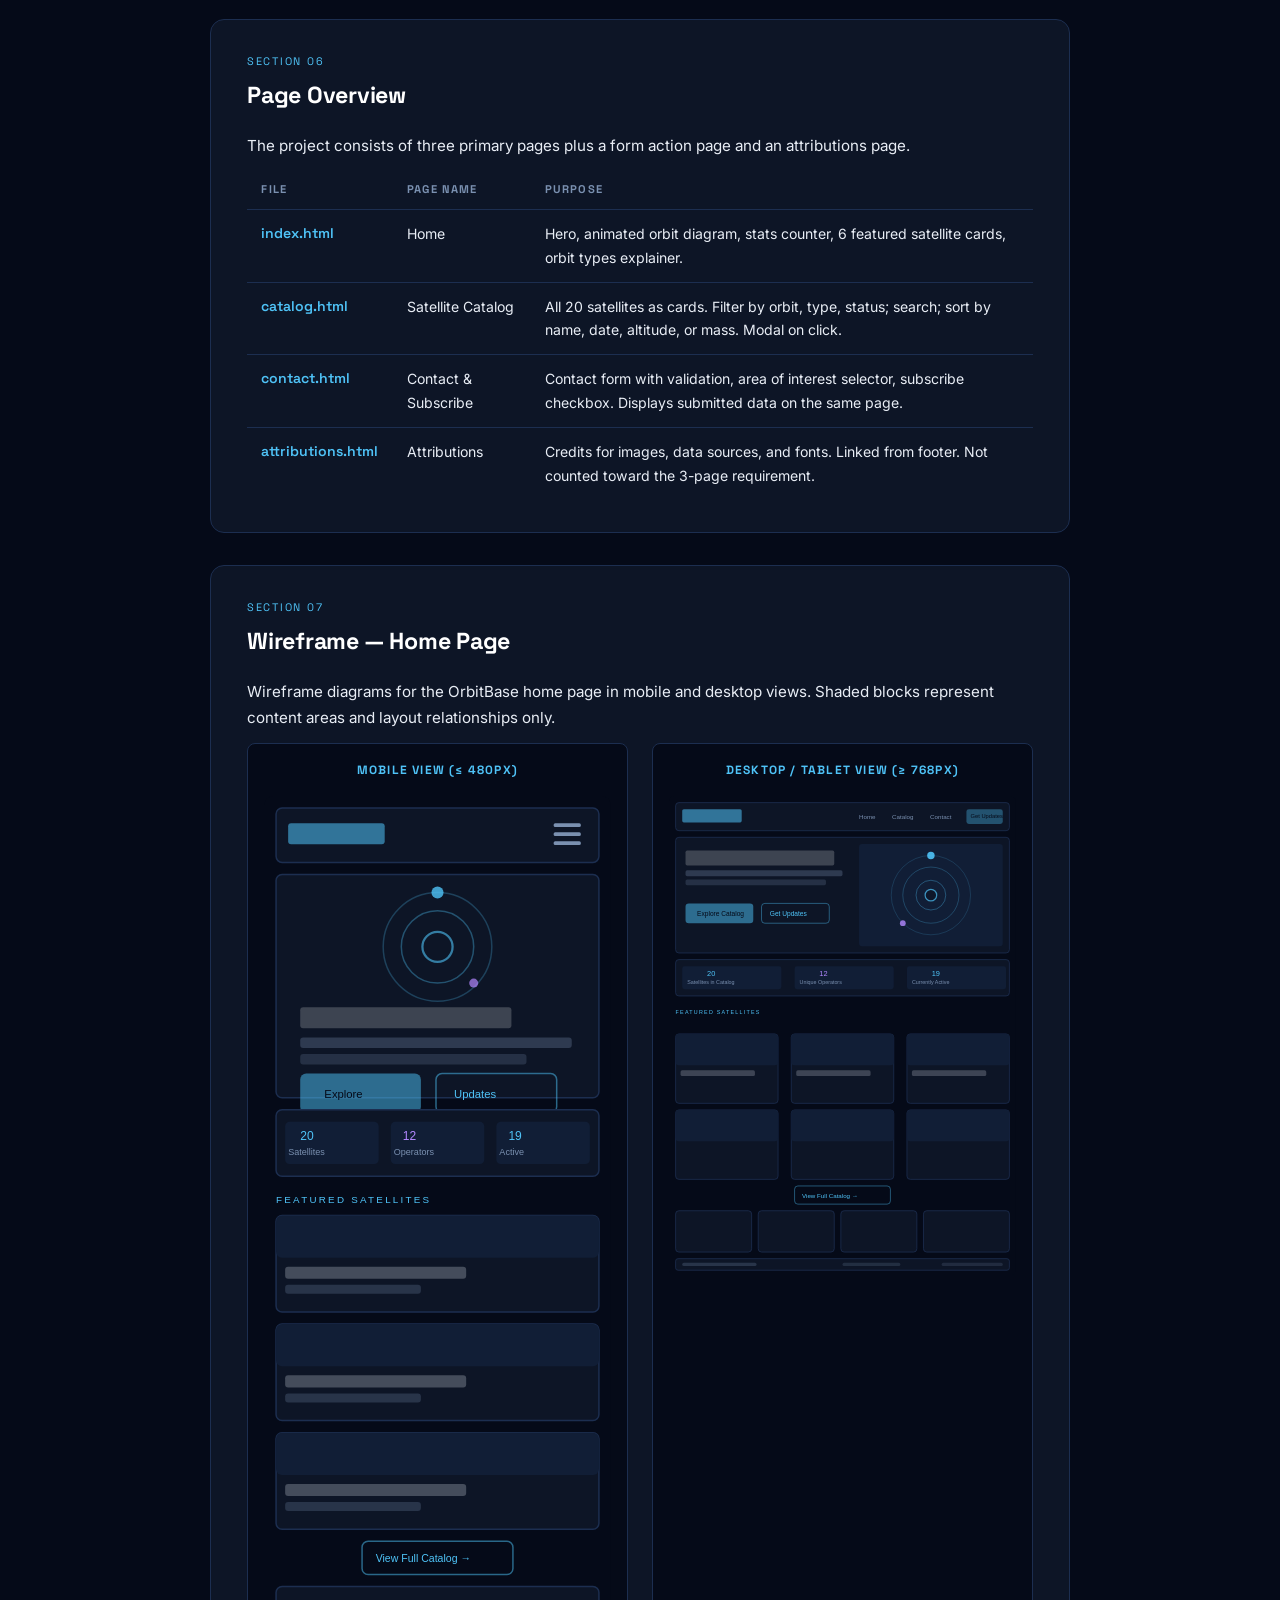
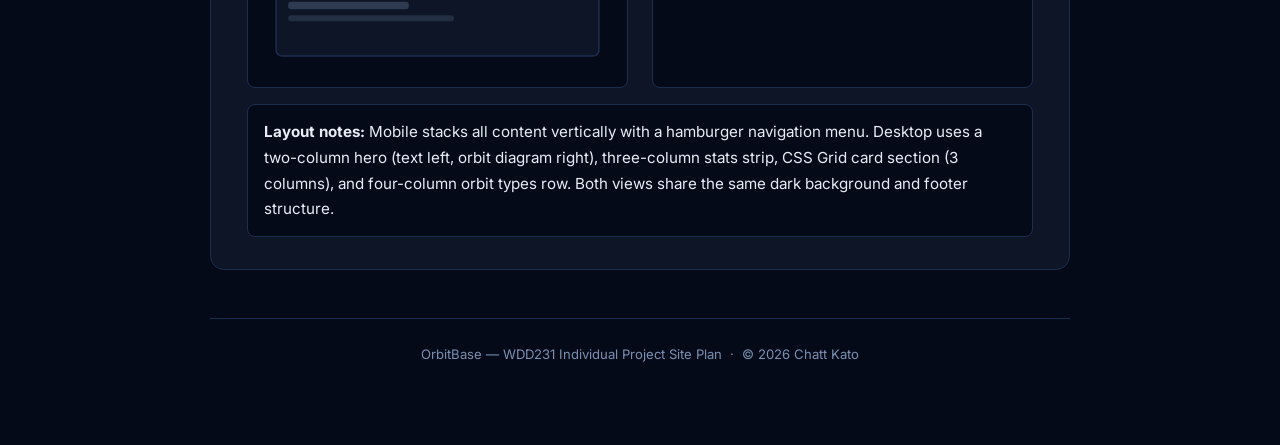
<file: siteplan/siteplan.html>
<!DOCTYPE html>
<html lang="en">
<head>
  <meta charset="UTF-8">
  <meta name="viewport" content="width=device-width, initial-scale=1.0">
  <meta name="description" content="Site plan document for OrbitBase – a Space and Satellite Technology Explorer website. WDD231 Individual Project.">
  <meta name="author" content="Chatt Kato">
  <title>OrbitBase – Site Plan | WDD231</title>
  <link rel="preconnect" href="https://fonts.googleapis.com">
  <link rel="preconnect" href="https://fonts.gstatic.com" crossorigin>
  <link href="https://fonts.googleapis.com/css2?family=Space+Grotesk:wght@400;500;700&family=Inter:wght@300;400;500&display=swap" rel="stylesheet">
  <link rel="stylesheet" href="css/siteplan.css">
</head>
<body>
<div class="container">

  <header class="site-header">
    <span class="eyebrow">WDD231 &middot; Individual Project &middot; Site Plan</span>
    <h1>Orbit<span>Base</span></h1>
    <p class="tagline">Space &amp; Satellite Technology Explorer &mdash; Site Plan Document</p>
  </header>

  <!-- SECTION 01 – SITE NAME -->
  <section class="section" aria-labelledby="name-heading">
    <span class="section-label">Section 01</span>
    <h2 id="name-heading">Site Name</h2>
    <p class="site-name-display">Orbit<span>Base</span></p>
    <p>The name <strong>OrbitBase</strong> is formed by combining two defining concepts:
    <em>orbit</em> — the path a satellite follows around a celestial body — and <em>base</em>,
    which signals both a base of knowledge and a database of catalog entries. Together they
    describe a reference hub where visitors can explore, search, and learn about satellites
    and space missions.</p>
    <p>The name is short, technically relevant, and easy to remember. It works as a standalone
    brand without requiring further explanation, and reads well as a domain name.</p>
    <span class="domain-note">Optional domain: orbitbase.space</span>
  </section>

  <!-- SECTION 02 – SITE PURPOSE -->
  <section class="section" aria-labelledby="purpose-heading">
    <span class="section-label">Section 02</span>
    <h2 id="purpose-heading">Site Purpose</h2>
    <p>OrbitBase is a three-page catalog website that allows visitors to browse and explore a
    curated directory of active and historical satellites and space missions. The site fetches
    structured mission data from a local JSON file and displays each entry with key details
    including orbit type, operator, launch date, altitude, mass, and mission purpose.</p>
    <p>A filterable and searchable catalog page allows users to narrow results by orbit class,
    mission type, and operational status. A modal dialog provides a full mission profile on
    demand without leaving the page. A contact and subscription form lets space enthusiasts
    stay connected with site updates. Local storage is used to remember the visitor's last
    filter preferences across sessions.</p>
    <p>The site targets students, hobbyists, satellite industry professionals, and anyone
    curious about what is currently orbiting Earth and beyond.</p>
  </section>

  <!-- SECTION 03 – SCENARIOS -->
  <section class="section" aria-labelledby="scenarios-heading">
    <span class="section-label">Section 03</span>
    <h2 id="scenarios-heading">Scenarios</h2>
    <p>The following questions represent real visitors interacting with OrbitBase. They define
    the target audience and drive the content, features, and structure of each page.</p>
    <ul class="scenario-list">
      <li>I want to know which satellites are currently in low Earth orbit — how many are there
          and who operates them?</li>
      <li>I work in the telecom industry and need to quickly identify communication satellites
          by coverage region and operator.</li>
      <li>I am a student researching space missions for a class project — where can I find a
          list of missions with launch dates and purposes?</li>
      <li>I heard about a new satellite launch recently — can I find it in a catalog and see
          its orbital altitude and mission data?</li>
    </ul>
  </section>

  <!-- SECTION 04 – COLOR SCHEME -->
  <section class="section" aria-labelledby="color-heading">
    <span class="section-label">Section 04</span>
    <h2 id="color-heading">Color Scheme</h2>
    <p>The palette is drawn from the visual language of deep space: near-black backgrounds
    evoking the void, electric blue for active interface elements, and violet for secondary
    highlights referencing the spectral color of nebulae imagery. This document uses these
    colors exclusively.</p>
    <div class="color-grid">
      <div class="color-card">
        <div class="color-swatch" style="background:#050A18;"></div>
        <div class="color-info">
          <strong>Deep Space</strong><code>#050A18</code>
          <p>Primary page background on all three site pages.</p>
        </div>
      </div>
      <div class="color-card">
        <div class="color-swatch" style="background:#0D1526;"></div>
        <div class="color-info">
          <strong>Surface Navy</strong><code>#0D1526</code>
          <p>Card backgrounds, nav bar, modal dialogs, sidebar, footer.</p>
        </div>
      </div>
      <div class="color-card">
        <div class="color-swatch" style="background:#4FC3F7;"></div>
        <div class="color-info">
          <strong>Electric Sky</strong><code>#4FC3F7</code>
          <p>Primary accent: links, CTAs, active nav, badges, stat numbers.</p>
        </div>
      </div>
      <div class="color-card">
        <div class="color-swatch" style="background:#B388FF;"></div>
        <div class="color-info">
          <strong>Nebula Violet</strong><code>#B388FF</code>
          <p>Secondary accent: type labels, orbit tags, scenario borders.</p>
        </div>
      </div>
      <div class="color-card">
        <div class="color-swatch" style="background:#E8EDF5;"></div>
        <div class="color-info">
          <strong>Starlight</strong><code>#E8EDF5</code>
          <p>Body text, paragraph content, card descriptions.</p>
        </div>
      </div>
      <div class="color-card">
        <div class="color-swatch" style="background:#7A90B0;"></div>
        <div class="color-info">
          <strong>Dust Haze</strong><code>#7A90B0</code>
          <p>Muted text: metadata, captions, placeholders, inactive nav.</p>
        </div>
      </div>
    </div>
  </section>

  <!-- SECTION 05 – TYPOGRAPHY -->
  <section class="section" aria-labelledby="type-heading">
    <span class="section-label">Section 05</span>
    <h2 id="type-heading">Typography</h2>
    <p>Two typefaces are used throughout the site — one geometric and technical for structure
    and identity, one neutral and highly legible for content.</p>

    <div class="type-sample">
      <span class="type-meta">Font 1 — Space Grotesk · Display, Headings, Navigation, Labels</span>
      <p class="sample-display">OrbitBase</p>
      <p class="sample-heading">Satellite Catalog Explorer</p>
      <p class="type-usage-note"><strong style="color:var(--text);">Used for:</strong> Site name,
      all page headings (h1–h3), navigation links, section eyebrow labels, card titles, filter
      labels, stat numbers, and button text. Weight 700 for display; 500 for subheadings; 400
      for nav.</p>
    </div>

    <div class="type-sample">
      <span class="type-meta">Font 2 — Inter · Body, Descriptions, Form Labels, Metadata</span>
      <p class="sample-body">Low Earth Orbit (LEO) satellites orbit at altitudes between 160 km
      and 2,000 km above Earth's surface. They are widely used for Earth observation, broadband
      internet constellations, and crewed space stations.</p>
      <p class="sample-meta-text">Launch Date: March 14, 2022 &nbsp;&middot;&nbsp; Operator: ESA
      &nbsp;&middot;&nbsp; Orbit: LEO &nbsp;&middot;&nbsp; Altitude: 786 km</p>
      <p class="type-usage-note"><strong style="color:var(--text);">Used for:</strong> All
      paragraph text, mission descriptions, form labels and input text, placeholder text, modal
      body content, footer copy, and metadata strings. Weight 400 standard; 300 for captions.</p>
    </div>
  </section>

  <!-- SECTION 06 – PAGE OVERVIEW -->
  <section class="section" aria-labelledby="pages-heading">
    <span class="section-label">Section 06</span>
    <h2 id="pages-heading">Page Overview</h2>
    <p>The project consists of three primary pages plus a form action page and an attributions page.</p>
    <table class="pages-table">
      <thead>
        <tr>
          <th scope="col">File</th>
          <th scope="col">Page Name</th>
          <th scope="col">Purpose</th>
        </tr>
      </thead>
      <tbody>
        <tr>
          <td>index.html</td>
          <td>Home</td>
          <td>Hero, animated orbit diagram, stats counter, 6 featured satellite cards, orbit types explainer.</td>
        </tr>
        <tr>
          <td>catalog.html</td>
          <td>Satellite Catalog</td>
          <td>All 20 satellites as cards. Filter by orbit, type, status; search; sort by name, date, altitude, or mass. Modal on click.</td>
        </tr>
        <tr>
          <td>contact.html</td>
          <td>Contact &amp; Subscribe</td>
          <td>Contact form with validation, area of interest selector, subscribe checkbox. Displays submitted data on the same page.</td>
        </tr>
        <tr>
          <td>attributions.html</td>
          <td>Attributions</td>
          <td>Credits for images, data sources, and fonts. Linked from footer. Not counted toward the 3-page requirement.</td>
        </tr>
      </tbody>
    </table>
  </section>

  <!-- SECTION 07 – WIREFRAMES -->
  <section class="section" aria-labelledby="wire-heading">
    <span class="section-label">Section 07</span>
    <h2 id="wire-heading">Wireframe — Home Page</h2>
    <p>Wireframe diagrams for the OrbitBase home page in mobile and desktop views.
    Shaded blocks represent content areas and layout relationships only.</p>

    <div class="wireframe-grid">

      <div class="wireframe-box">
        <h3>Mobile View (&le; 480px)</h3>
        <svg class="wf-svg" viewBox="0 0 230 580" xmlns="http://www.w3.org/2000/svg"
             role="img" aria-label="Mobile wireframe for OrbitBase home page">
          <rect width="230" height="580" fill="#050A18" rx="6"/>
          <!-- Nav -->
          <rect x="8" y="8" width="214" height="36" rx="4" fill="#0D1526" stroke="#1C2E50" stroke-width="1"/>
          <rect x="16" y="18" width="64" height="14" rx="2" fill="#4FC3F7" opacity="0.55"/>
          <rect x="192" y="18" width="18" height="2.5" rx="1" fill="#7A90B0"/>
          <rect x="192" y="24" width="18" height="2.5" rx="1" fill="#7A90B0"/>
          <rect x="192" y="30" width="18" height="2.5" rx="1" fill="#7A90B0"/>
          <!-- Hero -->
          <rect x="8" y="52" width="214" height="148" rx="4" fill="#0D1526" stroke="#1C2E50" stroke-width="1"/>
          <circle cx="115" cy="100" r="36" fill="none" stroke="#4FC3F7" stroke-width="1" opacity="0.25"/>
          <circle cx="115" cy="100" r="24" fill="none" stroke="#4FC3F7" stroke-width="1" opacity="0.35"/>
          <circle cx="115" cy="100" r="10" fill="#0D1526" stroke="#4FC3F7" stroke-width="1.5" opacity="0.6"/>
          <circle cx="115" cy="64" r="4" fill="#4FC3F7" opacity="0.8"/>
          <circle cx="139" cy="124" r="3" fill="#B388FF" opacity="0.7"/>
          <rect x="24" y="140" width="140" height="14" rx="2" fill="#FFFFFF" opacity="0.2"/>
          <rect x="24" y="160" width="180" height="7" rx="2" fill="#7A90B0" opacity="0.3"/>
          <rect x="24" y="171" width="150" height="7" rx="2" fill="#7A90B0" opacity="0.22"/>
          <rect x="24" y="184" width="80" height="26" rx="4" fill="#4FC3F7" opacity="0.5"/>
          <rect x="114" y="184" width="80" height="26" rx="4" fill="none" stroke="#4FC3F7" stroke-width="1" opacity="0.5"/>
          <text x="40" y="200" font-family="sans-serif" font-size="7.5" fill="#050A18">Explore</text>
          <text x="126" y="200" font-family="sans-serif" font-size="7.5" fill="#4FC3F7">Updates</text>
          <!-- Stats -->
          <rect x="8" y="208" width="214" height="44" rx="4" fill="#0D1526" stroke="#1C2E50" stroke-width="1"/>
          <rect x="14" y="216" width="62" height="28" rx="3" fill="#111E36"/>
          <rect x="84" y="216" width="62" height="28" rx="3" fill="#111E36"/>
          <rect x="154" y="216" width="62" height="28" rx="3" fill="#111E36"/>
          <text x="24" y="228" font-family="sans-serif" font-size="8" fill="#4FC3F7">20</text>
          <text x="16" y="238" font-family="sans-serif" font-size="6" fill="#7A90B0">Satellites</text>
          <text x="92" y="228" font-family="sans-serif" font-size="8" fill="#B388FF">12</text>
          <text x="86" y="238" font-family="sans-serif" font-size="6" fill="#7A90B0">Operators</text>
          <text x="162" y="228" font-family="sans-serif" font-size="8" fill="#4FC3F7">19</text>
          <text x="156" y="238" font-family="sans-serif" font-size="6" fill="#7A90B0">Active</text>
          <!-- Cards -->
          <text x="8" y="270" font-family="sans-serif" font-size="6.5" fill="#4FC3F7" letter-spacing="1.5">FEATURED SATELLITES</text>
          <rect x="8" y="278" width="214" height="64" rx="4" fill="#0D1526" stroke="#1C2E50" stroke-width="1"/>
          <rect x="8" y="278" width="214" height="28" rx="4" fill="#111E36"/>
          <rect x="14" y="312" width="120" height="8" rx="2" fill="#E8EDF5" opacity="0.25"/>
          <rect x="14" y="324" width="90" height="6" rx="2" fill="#7A90B0" opacity="0.25"/>
          <rect x="8" y="350" width="214" height="64" rx="4" fill="#0D1526" stroke="#1C2E50" stroke-width="1"/>
          <rect x="8" y="350" width="214" height="28" rx="4" fill="#111E36"/>
          <rect x="14" y="384" width="120" height="8" rx="2" fill="#E8EDF5" opacity="0.25"/>
          <rect x="14" y="396" width="90" height="6" rx="2" fill="#7A90B0" opacity="0.25"/>
          <rect x="8" y="422" width="214" height="64" rx="4" fill="#0D1526" stroke="#1C2E50" stroke-width="1"/>
          <rect x="8" y="422" width="214" height="28" rx="4" fill="#111E36"/>
          <rect x="14" y="456" width="120" height="8" rx="2" fill="#E8EDF5" opacity="0.25"/>
          <rect x="14" y="468" width="90" height="6" rx="2" fill="#7A90B0" opacity="0.25"/>
          <!-- CTA -->
          <rect x="65" y="494" width="100" height="22" rx="4" fill="none" stroke="#4FC3F7" stroke-width="1" opacity="0.5"/>
          <text x="74" y="508" font-family="sans-serif" font-size="7" fill="#4FC3F7">View Full Catalog →</text>
          <!-- Footer -->
          <rect x="8" y="524" width="214" height="46" rx="4" fill="#0D1526" stroke="#1C2E50" stroke-width="1"/>
          <rect x="16" y="534" width="80" height="5" rx="2" fill="#7A90B0" opacity="0.3"/>
          <rect x="16" y="543" width="110" height="4" rx="2" fill="#7A90B0" opacity="0.2"/>
        </svg>
      </div>

      <div class="wireframe-box">
        <h3>Desktop / Tablet View (&ge; 768px)</h3>
        <svg class="wf-svg" viewBox="0 0 420 580" xmlns="http://www.w3.org/2000/svg"
             role="img" aria-label="Desktop wireframe for OrbitBase home page">
          <rect width="420" height="580" fill="#050A18" rx="6"/>
          <!-- Nav -->
          <rect x="8" y="8" width="404" height="34" rx="4" fill="#0D1526" stroke="#1C2E50" stroke-width="1"/>
          <rect x="16" y="16" width="72" height="16" rx="2" fill="#4FC3F7" opacity="0.55"/>
          <text x="230" y="28" font-family="sans-serif" font-size="7.5" fill="#7A90B0">Home</text>
          <text x="270" y="28" font-family="sans-serif" font-size="7.5" fill="#7A90B0">Catalog</text>
          <text x="316" y="28" font-family="sans-serif" font-size="7.5" fill="#7A90B0">Contact</text>
          <rect x="360" y="16" width="44" height="18" rx="3" fill="#4FC3F7" opacity="0.35"/>
          <text x="365" y="27" font-family="sans-serif" font-size="7" fill="#050A18">Get Updates</text>
          <!-- Hero 2-col -->
          <rect x="8" y="50" width="404" height="140" rx="4" fill="#0D1526" stroke="#1C2E50" stroke-width="1"/>
          <rect x="20" y="66" width="180" height="18" rx="2" fill="#FFFFFF" opacity="0.2"/>
          <rect x="20" y="90" width="190" height="7" rx="2" fill="#7A90B0" opacity="0.3"/>
          <rect x="20" y="101" width="170" height="7" rx="2" fill="#7A90B0" opacity="0.22"/>
          <rect x="20" y="130" width="82" height="24" rx="4" fill="#4FC3F7" opacity="0.5"/>
          <rect x="112" y="130" width="82" height="24" rx="4" fill="none" stroke="#4FC3F7" stroke-width="1" opacity="0.5"/>
          <text x="34" y="145" font-family="sans-serif" font-size="8" fill="#050A18">Explore Catalog</text>
          <text x="122" y="145" font-family="sans-serif" font-size="8" fill="#4FC3F7">Get Updates</text>
          <rect x="230" y="58" width="174" height="124" rx="4" fill="#111E36"/>
          <circle cx="317" cy="120" r="48" fill="none" stroke="#4FC3F7" stroke-width="1" opacity="0.2"/>
          <circle cx="317" cy="120" r="34" fill="none" stroke="#4FC3F7" stroke-width="1" opacity="0.3"/>
          <circle cx="317" cy="120" r="18" fill="none" stroke="#4FC3F7" stroke-width="1" opacity="0.4"/>
          <circle cx="317" cy="120" r="7" fill="#0D1526" stroke="#4FC3F7" stroke-width="1.5" opacity="0.7"/>
          <circle cx="317" cy="72" r="4.5" fill="#4FC3F7" opacity="0.9"/>
          <circle cx="283" cy="154" r="3.5" fill="#B388FF" opacity="0.8"/>
          <!-- Stats -->
          <rect x="8" y="198" width="404" height="44" rx="4" fill="#0D1526" stroke="#1C2E50" stroke-width="1"/>
          <rect x="16" y="206" width="120" height="28" rx="3" fill="#111E36"/>
          <rect x="152" y="206" width="120" height="28" rx="3" fill="#111E36"/>
          <rect x="288" y="206" width="120" height="28" rx="3" fill="#111E36"/>
          <text x="46" y="218" font-family="sans-serif" font-size="9" fill="#4FC3F7">20</text>
          <text x="22" y="228" font-family="sans-serif" font-size="6.5" fill="#7A90B0">Satellites in Catalog</text>
          <text x="182" y="218" font-family="sans-serif" font-size="9" fill="#B388FF">12</text>
          <text x="158" y="228" font-family="sans-serif" font-size="6.5" fill="#7A90B0">Unique Operators</text>
          <text x="318" y="218" font-family="sans-serif" font-size="9" fill="#4FC3F7">19</text>
          <text x="294" y="228" font-family="sans-serif" font-size="6.5" fill="#7A90B0">Currently Active</text>
          <!-- Card grid 3x2 -->
          <text x="8" y="264" font-family="sans-serif" font-size="6.5" fill="#4FC3F7" letter-spacing="1.5">FEATURED SATELLITES</text>
          <rect x="8"   y="288" width="124" height="84" rx="4" fill="#0D1526" stroke="#1C2E50" stroke-width="1"/>
          <rect x="8"   y="288" width="124" height="38" rx="4" fill="#111E36"/>
          <rect x="14"  y="332" width="90"  height="7"  rx="2" fill="#E8EDF5" opacity="0.22"/>
          <rect x="148" y="288" width="124" height="84" rx="4" fill="#0D1526" stroke="#1C2E50" stroke-width="1"/>
          <rect x="148" y="288" width="124" height="38" rx="4" fill="#111E36"/>
          <rect x="154" y="332" width="90"  height="7"  rx="2" fill="#E8EDF5" opacity="0.22"/>
          <rect x="288" y="288" width="124" height="84" rx="4" fill="#0D1526" stroke="#1C2E50" stroke-width="1"/>
          <rect x="288" y="288" width="124" height="38" rx="4" fill="#111E36"/>
          <rect x="294" y="332" width="90"  height="7"  rx="2" fill="#E8EDF5" opacity="0.22"/>
          <rect x="8"   y="380" width="124" height="84" rx="4" fill="#0D1526" stroke="#1C2E50" stroke-width="1"/>
          <rect x="8"   y="380" width="124" height="38" rx="4" fill="#111E36"/>
          <rect x="148" y="380" width="124" height="84" rx="4" fill="#0D1526" stroke="#1C2E50" stroke-width="1"/>
          <rect x="148" y="380" width="124" height="38" rx="4" fill="#111E36"/>
          <rect x="288" y="380" width="124" height="84" rx="4" fill="#0D1526" stroke="#1C2E50" stroke-width="1"/>
          <rect x="288" y="380" width="124" height="38" rx="4" fill="#111E36"/>
          <!-- CTA -->
          <rect x="152" y="472" width="116" height="22" rx="4" fill="none" stroke="#4FC3F7" stroke-width="1" opacity="0.5"/>
          <text x="161" y="486" font-family="sans-serif" font-size="7.5" fill="#4FC3F7">View Full Catalog →</text>
          <!-- Orbit cards row -->
          <rect x="8"   y="502" width="92"  height="50" rx="4" fill="#0D1526" stroke="#1C2E50" stroke-width="1"/>
          <rect x="108" y="502" width="92"  height="50" rx="4" fill="#0D1526" stroke="#1C2E50" stroke-width="1"/>
          <rect x="208" y="502" width="92"  height="50" rx="4" fill="#0D1526" stroke="#1C2E50" stroke-width="1"/>
          <rect x="308" y="502" width="104" height="50" rx="4" fill="#0D1526" stroke="#1C2E50" stroke-width="1"/>
          <!-- Footer -->
          <rect x="8" y="560" width="404" height="14" rx="3" fill="#0D1526" stroke="#1C2E50" stroke-width="1"/>
          <rect x="16" y="565" width="90" height="4" rx="2" fill="#7A90B0" opacity="0.25"/>
          <rect x="210" y="565" width="70" height="4" rx="2" fill="#7A90B0" opacity="0.2"/>
          <rect x="330" y="565" width="74" height="4" rx="2" fill="#7A90B0" opacity="0.18"/>
        </svg>
      </div>

    </div>

    <p class="wireframe-note"><strong>Layout notes:</strong> Mobile stacks all content vertically
    with a hamburger navigation menu. Desktop uses a two-column hero (text left, orbit diagram
    right), three-column stats strip, CSS Grid card section (3 columns), and four-column orbit
    types row. Both views share the same dark background and footer structure.</p>
  </section>

  <footer>
    <p>OrbitBase &mdash; WDD231 Individual Project Site Plan &nbsp;&middot;&nbsp; &copy; 2026 Chatt Kato</p>
  </footer>

</div>
</body>
</html>
</file>
<file: styles/small.css>
/* =============================================
   WDD231 – small.css  (mobile-first, 320px+)
   ============================================= */

/* --- Reset & Custom Properties --- */
*, *::before, *::after { box-sizing: border-box; margin: 0; padding: 0; }

:root {
  --clr-bg:           #f5f3ee;
  --clr-surface:      #ffffff;
  --clr-dark:         #1a1a2e;
  --clr-mid:          #2d2d44;
  --clr-accent:       #e8c97a;
  --clr-text:         #2c2c3a;
  --clr-muted:        #4a4a5a;
  --clr-complete:     #1a5c3a;
  --clr-complete-bg:  #c3e6cb;
  --clr-border:       #ddd8cc;

  --font-display: 'DM Serif Display', Georgia, serif;
  --font-body:    'DM Sans', system-ui, sans-serif;

  --radius:     8px;
  --shadow:     0 2px 12px rgba(0,0,0,.08);
  --transition: 200ms ease;
}

html { scroll-behavior: smooth; }

body {
  background-color: var(--clr-bg);
  color: var(--clr-text);
  font-family: var(--font-body);
  font-size: 1rem;
  line-height: 1.65;
  min-width: 320px;
}

/* --- Header --- */
header {
  background-color: var(--clr-dark);
  color: #fff;
  position: sticky;
  top: 0;
  z-index: 100;
  box-shadow: 0 2px 8px rgba(0,0,0,.25);
}

.header-inner {
  display: flex;
  align-items: center;
  justify-content: space-between;
  padding: .75rem 1.25rem;
  max-width: 1100px;
  margin: 0 auto;
}

.brand {
  display: flex;
  align-items: center;
  gap: .6rem;
}

.logo { flex-shrink: 0; }

.site-name {
  font-family: var(--font-display);
  font-size: 1.3rem;
  color: #fff;
  letter-spacing: .02em;
}

.site-name .accent { color: var(--clr-accent); }

/* --- Hamburger --- */
#hamburger {
  background: none;
  border: 2px solid rgba(255,255,255,.4);
  border-radius: var(--radius);
  cursor: pointer;
  padding: .45rem .55rem;
  display: flex;
  flex-direction: column;
  gap: 5px;
  transition: border-color var(--transition);
}

#hamburger:hover,
#hamburger:focus {
  border-color: var(--clr-accent);
  outline: none;
}

#hamburger span {
  display: block;
  width: 22px;
  height: 2px;
  background: #fff;
  border-radius: 2px;
  transition: transform var(--transition), opacity var(--transition);
}

#hamburger[aria-expanded="true"] span:nth-child(1) {
  transform: translateY(7px) rotate(45deg);
}
#hamburger[aria-expanded="true"] span:nth-child(2) {
  opacity: 0;
}
#hamburger[aria-expanded="true"] span:nth-child(3) {
  transform: translateY(-7px) rotate(-45deg);
}

/* --- Nav (mobile: hidden, slides open) --- */
#primary-nav {
  background-color: var(--clr-mid);
  max-height: 0;
  overflow: hidden;
  transition: max-height .3s ease;
}

#primary-nav.open { max-height: 300px; }

#primary-nav ul {
  list-style: none;
  display: flex;
  flex-direction: column;
}

#primary-nav ul li a {
  display: block;
  padding: .9rem 1.5rem;
  color: #ddd;
  text-decoration: none;
  font-weight: 500;
  font-size: .95rem;
  border-bottom: 1px solid rgba(255,255,255,.08);
  transition: background var(--transition), color var(--transition),
              padding-left var(--transition);
}

#primary-nav ul li a:hover,
#primary-nav ul li a:focus {
  background-color: rgba(232,201,122,.12);
  color: var(--clr-accent);
  padding-left: 2rem;
  outline: none;
}

#primary-nav ul li a.active {
  background-color: rgba(232,201,122,.18);
  color: var(--clr-accent);
  border-left: 3px solid var(--clr-accent);
}

/* --- Main --- */
main {
  max-width: 1100px;
  margin: 0 auto;
  padding: 1.5rem 1.25rem 3rem;
  display: flex;
  flex-direction: column;
  gap: 1.5rem;
}

h1 {
  font-family: var(--font-display);
  font-size: 2rem;
  color: var(--clr-dark);
  margin-bottom: 0;
}

h1::after {
  content: '';
  display: block;
  width: 50px;
  height: 3px;
  background: var(--clr-accent);
  margin-top: .3rem;
  border-radius: 2px;
}

/* --- About Section (mobile: stacked) --- */
.section-about {
  display: flex;
  flex-direction: column;
  gap: 1rem;
}

/* --- About Text panel --- */
.about-text {
  background: var(--clr-surface);
  border-radius: var(--radius);
  box-shadow: var(--shadow);
  overflow: hidden;
}

.about-text h2 {
  font-family: var(--font-body);
  font-size: .8rem;
  font-weight: 600;
  text-transform: uppercase;
  letter-spacing: .1em;
  background-color: var(--clr-dark);
  color: var(--clr-accent);
  padding: .55rem 1rem;
}

.about-text p {
  padding: 1rem 1.1rem;
  font-size: .95rem;
  color: var(--clr-text);
}

/* --- About Photo panel --- */
.about-photo {
  background: #ffffff;
  border-radius: var(--radius);
  box-shadow: var(--shadow);
  overflow: hidden;
  text-align: center;
}

.about-photo h2 {
  font-family: var(--font-body);
  font-size: .8rem;
  font-weight: 600;
  text-transform: uppercase;
  letter-spacing: .1em;
  background-color: #1a1a2e;
  color: #e8c97a;
  padding: .55rem 1rem;
  text-align: center;
}

/* --- Photo wrapper centres the image --- */
.photo-wrapper {
  display: flex;
  justify-content: center;
  align-items: center;
  background: #e8e5dc;
  padding: 1.5rem;
  width: 100%;
}

.photo-wrapper img {
  display: block;
  width: 100%;
  max-width: 260px;
  height: auto;
  aspect-ratio: 1 / 1;
  object-fit: cover;
  border-radius: var(--radius);
  margin: 0 auto;
}

/* --- Courses Section --- */
.section-courses {
  background: var(--clr-surface);
  border-radius: var(--radius);
  box-shadow: var(--shadow);
  overflow: hidden;
  padding-bottom: 1.25rem;
}

.section-courses h2 {
  font-family: var(--font-body);
  font-size: .8rem;
  font-weight: 600;
  text-transform: uppercase;
  letter-spacing: .1em;
  background-color: var(--clr-dark);
  color: var(--clr-accent);
  padding: .55rem 1rem;
  text-align: center;
}

.filter-buttons {
  display: flex;
  gap: .6rem;
  padding: 1rem 1rem .5rem;
  flex-wrap: wrap;
}

.filter-btn {
  flex: 1;
  padding: .5rem;
  background: #d6d2c8;
  border: 2px solid transparent;
  border-radius: var(--radius);
  font-family: var(--font-body);
  font-size: .88rem;
  font-weight: 600;
  cursor: pointer;
  transition: all var(--transition);
  color: #1a1a2e;
}

.filter-btn:hover,
.filter-btn:focus {
  border-color: var(--clr-dark);
  background: #bfbbb0;
  outline: none;
}

.filter-btn.active {
  background-color: var(--clr-dark);
  color: var(--clr-accent);
  border-color: var(--clr-dark);
}

#course-list {
  display: flex;
  flex-direction: column;
  gap: .5rem;
  padding: .5rem 1rem;
}

.course-card {
  padding: .55rem .9rem;
  border-radius: var(--radius);
  font-weight: 500;
  font-size: .9rem;
  background: #e0ddd5;
  color: #1a1a2e;
  text-align: center;
  border-left: 4px solid transparent;
  transition: transform var(--transition);
}

.course-card:hover { transform: translateX(3px); }

.course-card.completed {
  background-color: var(--clr-complete-bg);
  color: var(--clr-complete);
  border-left-color: var(--clr-complete);
  font-weight: 700;
}

.course-card.completed::after {
  content: ' ✓';
  font-size: .8rem;
}

/* --- Credit total: solid colour, no opacity --- */
.credit-total {
  padding: .75rem 1rem 0;
  font-size: .9rem;
  color: #2c2c3a;
  text-align: center;
  font-style: italic;
}

/* --- Program Overview Section --- */
.section-program {
  background: var(--clr-surface);
  border-radius: var(--radius);
  box-shadow: var(--shadow);
  overflow: hidden;
}

.section-program h2 {
  font-family: var(--font-body);
  font-size: .8rem;
  font-weight: 600;
  text-transform: uppercase;
  letter-spacing: .1em;
  background-color: var(--clr-dark);
  color: var(--clr-accent);
  padding: .55rem 1rem;
}

.section-program p {
  padding: 1rem 1.1rem;
  font-size: .95rem;
  color: var(--clr-text);
}

/* --- Footer --- */
footer {
  background-color: var(--clr-dark);
  color: #cccccc;
  text-align: center;
  padding: 2rem 1.25rem 1.5rem;
  font-size: .85rem;
  display: flex;
  flex-direction: column;
  align-items: center;
  gap: .75rem;
}

.footer-social {
  display: flex;
  justify-content: center;
  align-items: center;
  gap: 1.25rem;
}

.footer-social a {
  color: #cccccc;
  display: inline-flex;
  transition: color var(--transition), transform var(--transition);
}

.footer-social a:hover,
.footer-social a:focus {
  color: var(--clr-accent);
  transform: translateY(-2px);
  outline: none;
}

.footer-info {
  display: flex;
  flex-direction: column;
  align-items: center;
  gap: .25rem;
  text-align: center;
}

.footer-info p {
  line-height: 1.8;
  color: #cccccc;
}

/* --- Last modified: solid colour, no opacity --- */
.footer-modified {
  font-size: .82rem;
  color: #aaaaaa;
  text-align: center;
}
</file>
<file: styles/large.css>
/* =============================================
   WDD231 – large.css  (breakpoint: 768px+)
   ============================================= */

@media (min-width: 768px) {

  /* --- Nav: horizontal --- */
  #hamburger { display: none; }

  #primary-nav {
    max-height: none;
    overflow: visible;
    background-color: var(--clr-mid);
  }

  #primary-nav ul {
    flex-direction: row;
    max-width: 1100px;
    margin: 0 auto;
    padding: 0 1.25rem;
  }

  #primary-nav ul li a {
    padding: .85rem 1.25rem;
    border-bottom: 3px solid transparent;
    border-left: none;
    font-size: .9rem;
  }

  #primary-nav ul li a:hover,
  #primary-nav ul li a:focus {
    padding-left: 1.25rem;
    background-color: rgba(232,201,122,.12);
    border-bottom-color: var(--clr-accent);
  }

  #primary-nav ul li a.active {
    border-left: none;
    border-bottom: 3px solid var(--clr-accent);
    background-color: rgba(232,201,122,.1);
  }

  /* --- About: two-column side-by-side layout --- */
  .section-about {
    display: flex;
    flex-direction: row;
    align-items: stretch;
    gap: 1rem;
  }

  .about-text {
    flex: 2;
    min-width: 0;
  }

  /* --- About Photo: one-third column, image centred --- */
  .about-photo {
    flex: 1;
    min-width: 0;
    display: flex;
    flex-direction: column;
    align-items: stretch;
    background: #ffffff;
    border-radius: var(--radius);
    box-shadow: var(--shadow);
    overflow: hidden;
    text-align: center;
  }

  .about-photo h2 {
    font-family: var(--font-body);
    font-size: .8rem;
    font-weight: 600;
    text-transform: uppercase;
    letter-spacing: .1em;
    background-color: #1a1a2e;
    color: #e8c97a;
    padding: .55rem 1rem;
    text-align: center;
  }

  /* --- Photo wrapper centres the image --- */
  .photo-wrapper {
    flex: 1;
    display: flex;
    justify-content: center;
    align-items: center;
    background: #e8e5dc;
    padding: 1.5rem;
    width: 100%;
  }

  .photo-wrapper img {
    display: block;
    width: 100%;
    max-width: 260px;
    height: auto;
    aspect-ratio: 1 / 1;
    object-fit: cover;
    border-radius: var(--radius);
    margin: 0 auto;
  }

  /* --- Courses: 3-column grid --- */
  #course-list {
    display: grid;
    grid-template-columns: repeat(3, 1fr);
    gap: .5rem;
  }

  /* --- Footer: centred on all screen sizes --- */
  footer {
    display: flex;
    flex-direction: column;
    align-items: center;
    justify-content: center;
    gap: .75rem;
    padding: 2rem 2rem 1.5rem;
    text-align: center;
  }

  .footer-social { justify-content: center; }
  .footer-info   { text-align: center; }
  .footer-modified { text-align: center; }
}

@media (min-width: 1024px) {
  .header-inner { padding: .75rem 2rem; }
  main { padding: 2rem 2rem 4rem; }
}
</file>
<file: chamber/styles/styles.css>
/* ============================================
   Abuja Chamber of Commerce – styles.css
   ============================================ */

:root {
  --color-primary: #1a3a2a;
  --color-primary-light: #2a5c3f;
  --color-accent: #c8a84b;
  --color-accent-light: #e2c97e;
  --color-bg: #f7f4ef;
  --color-text: #1c1c1c;
  --color-text-muted: #555555;
  --color-white: #ffffff;
  --color-border: #d8d4cc;
  --color-gold-badge: #b8860b;
  --color-silver-badge: #6c6c6c;

  --font-display: 'Playfair Display', Georgia, serif;
  --font-body: 'Source Sans 3', 'Segoe UI', sans-serif;

  --radius-sm: 4px;
  --radius-md: 8px;
  --radius-lg: 16px;

  --shadow-sm: 0 2px 8px rgba(0, 0, 0, 0.08);
  --shadow-md: 0 4px 20px rgba(0, 0, 0, 0.12);

  --max-width: 1200px;
  --transition: 0.25s ease;
}

/* --- Reset --- */
*, *::before, *::after {
  box-sizing: border-box;
  margin: 0;
  padding: 0;
}

html { scroll-behavior: smooth; }

body {
  font-family: var(--font-body);
  background: var(--color-bg);
  color: var(--color-text);
  font-size: 1rem;
  line-height: 1.65;
}

img {
  max-width: 100%;
  display: block;
}

a { color: inherit; text-decoration: none; }

ul { list-style: none; }

/* --- Utility --- */
.container {
  width: 100%;
  max-width: var(--max-width);
  margin-inline: auto;
  padding-inline: 1.25rem;
}

.section-title {
  font-family: var(--font-display);
  font-size: clamp(1.5rem, 3vw, 2rem);
  color: var(--color-primary);
  margin-bottom: 1.5rem;
  position: relative;
  padding-bottom: 0.6rem;
}

.section-title::after {
  content: '';
  position: absolute;
  left: 0;
  bottom: 0;
  width: 48px;
  height: 3px;
  background: var(--color-accent);
  border-radius: 2px;
}

.page-h1 {
  color: var(--color-primary);
}

.page-body {
  padding: 3rem 0 4rem;
  min-height: 60vh;
}

.page-intro {
  color: var(--color-text-muted);
  max-width: 540px;
  margin-bottom: 2rem;
}

.inline-link {
  color: var(--color-primary-light);
  font-weight: 600;
  text-decoration: underline;
  text-underline-offset: 2px;
}

.inline-link:hover { color: var(--color-accent); }

/* ============================================
   HEADER
   ============================================ */
.site-header {
  background: var(--color-primary);
  color: var(--color-white);
  padding: 1rem 0;
  position: sticky;
  top: 0;
  z-index: 100;
  box-shadow: var(--shadow-md);
}

.header-inner {
  display: flex;
  align-items: center;
  justify-content: space-between;
  gap: 1rem;
}

.brand {
  display: flex;
  align-items: center;
  gap: 0.9rem;
}

.brand-logo {
  width: 52px;
  height: 52px;
  border-radius: 50%;
  border: 2px solid var(--color-accent);
  background: var(--color-primary-light);
  display: flex;
  align-items: center;
  justify-content: center;
  flex-shrink: 0;
  overflow: hidden;
}

.brand-logo svg {
  width: 32px;
  height: 32px;
}

.brand-text {
  display: flex;
  flex-direction: column;
}

.brand-name {
  font-family: var(--font-display);
  font-size: clamp(1rem, 2.5vw, 1.3rem);
  font-weight: 700;
  line-height: 1.2;
  color: var(--color-white);
}

.brand-sub {
  font-size: 0.72rem;
  color: var(--color-accent-light);
  letter-spacing: 0.08em;
  text-transform: uppercase;
}

/* --- Hamburger --- */
.nav-toggle {
  display: none;
  background: none;
  border: 2px solid transparent;
  border-radius: var(--radius-sm);
  cursor: pointer;
  flex-direction: column;
  gap: 5px;
  padding: 6px;
}

.nav-toggle:focus-visible {
  border-color: var(--color-accent);
  outline: none;
}

.nav-toggle span {
  display: block;
  width: 24px;
  height: 2px;
  background: var(--color-white);
  border-radius: 2px;
  transition: transform var(--transition), opacity var(--transition);
}

.nav-toggle.open span:nth-child(1) { transform: translateY(7px) rotate(45deg); }
.nav-toggle.open span:nth-child(2) { opacity: 0; }
.nav-toggle.open span:nth-child(3) { transform: translateY(-7px) rotate(-45deg); }

/* --- Navigation --- */
.site-nav ul {
  display: flex;
  align-items: center;
  gap: 0.25rem;
}

.site-nav a {
  display: block;
  padding: 0.5rem 0.9rem;
  border-radius: var(--radius-sm);
  font-size: 0.9rem;
  font-weight: 600;
  letter-spacing: 0.02em;
  color: rgba(255, 255, 255, 0.88);
  transition: background var(--transition), color var(--transition);
}

.site-nav a:hover,
.site-nav a[aria-current="page"] {
  background: var(--color-accent);
  color: var(--color-primary);
}

/* ============================================
   HERO
   ============================================ */
.hero {
  position: relative;
  min-height: 520px;
  display: flex;
  align-items: flex-end;
  overflow: hidden;
  background: var(--color-primary);
}

.hero-image {
  position: absolute;
  inset: 0;
  width: 100%;
  height: 100%;
  object-fit: cover;
  object-position: center;
}

.hero-overlay {
  position: absolute;
  inset: 0;
  background: linear-gradient(
    to top,
    rgba(15, 40, 25, 0.92) 0%,
    rgba(15, 40, 25, 0.55) 50%,
    rgba(15, 40, 25, 0.2) 100%
  );
}

.hero-content {
  position: relative;
  z-index: 2;
  width: 100%;
  padding: 3rem 1.25rem;
}

.hero-eyebrow {
  font-size: 0.78rem;
  font-weight: 600;
  letter-spacing: 0.15em;
  text-transform: uppercase;
  color: var(--color-accent-light);
  margin-bottom: 0.5rem;
  margin-top: 0.75rem;
}

.hero-title {
  font-family: var(--font-display);
  font-size: clamp(2rem, 5vw, 3.5rem);
  line-height: 1.1;
  color: var(--color-white);
  max-width: 680px;
  margin-bottom: 1.25rem;
}

.hero-subtitle {
  font-size: 1.05rem;
  color: rgba(255, 255, 255, 0.82);
  max-width: 500px;
  margin-bottom: 2rem;
}

.cta-btn {
  display: inline-block;
  padding: 0.85rem 2.2rem;
  background: var(--color-accent);
  color: var(--color-primary);
  font-weight: 700;
  font-size: 0.95rem;
  letter-spacing: 0.04em;
  border-radius: var(--radius-sm);
  transition: background var(--transition), transform var(--transition), box-shadow var(--transition);
  box-shadow: 0 4px 16px rgba(200, 168, 75, 0.4);
}

.cta-btn:hover {
  background: var(--color-accent-light);
  transform: translateY(-2px);
  box-shadow: 0 6px 24px rgba(200, 168, 75, 0.5);
}

/* ============================================
   HOME GRID
   ============================================ */
.home-main { padding: 3rem 0 4rem; }

.home-grid {
  display: grid;
  grid-template-columns: 1fr;
  gap: 2.5rem;
}

@media (min-width: 768px) {
  .home-grid { grid-template-columns: 1fr 1fr; }
  .spotlight-section { grid-column: 1 / -1; }
}

@media (min-width: 1024px) {
  .home-grid { grid-template-columns: 2fr 1fr; }
  .events-section    { grid-column: 1; grid-row: 1; }
  .weather-section   { grid-column: 2; grid-row: 1 / 3; }
  .spotlight-section { grid-column: 1; grid-row: 2; }
}

/* ============================================
   WEATHER
   ============================================ */
.weather-section {
  background: var(--color-primary);
  color: var(--color-white);
  border-radius: var(--radius-lg);
  padding: 1.75rem;
  box-shadow: var(--shadow-md);
}

.weather-section .section-title { color: var(--color-accent-light); }
.weather-section .section-title::after { background: var(--color-accent); }

.weather-location {
  font-size: 0.78rem;
  letter-spacing: 0.1em;
  text-transform: uppercase;
  color: rgba(255, 255, 255, 0.6);
  margin-bottom: 1.25rem;
}

.weather-current {
  display: flex;
  align-items: center;
  gap: 1rem;
  margin-bottom: 0.5rem;
}

.weather-icon { font-size: 3rem; line-height: 1; }

.weather-temp {
  font-family: var(--font-display);
  font-size: 3.5rem;
  font-weight: 900;
  line-height: 1;
  color: var(--color-accent-light);
}

.weather-desc {
  font-size: 1rem;
  color: rgba(255, 255, 255, 0.75);
  text-transform: capitalize;
  margin-bottom: 1.5rem;
}

.weather-divider {
  border: none;
  border-top: 1px solid rgba(255, 255, 255, 0.15);
  margin: 1.25rem 0;
}

.forecast-title {
  font-size: 0.72rem;
  letter-spacing: 0.12em;
  text-transform: uppercase;
  color: var(--color-accent-light);
  margin-bottom: 0.9rem;
  font-weight: 600;
}

.forecast-grid {
  display: grid;
  grid-template-columns: repeat(3, 1fr);
  gap: 0.75rem;
}

.forecast-day {
  background: rgba(255, 255, 255, 0.07);
  border-radius: var(--radius-md);
  padding: 0.75rem 0.5rem;
  text-align: center;
}

.forecast-day-name {
  font-size: 0.72rem;
  text-transform: uppercase;
  letter-spacing: 0.08em;
  color: rgba(255, 255, 255, 0.6);
  margin-bottom: 0.3rem;
}

.forecast-day-icon { font-size: 1.6rem; margin-bottom: 0.3rem; }

.forecast-day-temp {
  font-family: var(--font-display);
  font-size: 1.2rem;
  font-weight: 700;
  color: var(--color-accent-light);
}

.weather-loading {
  color: rgba(255, 255, 255, 0.6);
  font-style: italic;
  padding: 1rem 0;
}

.weather-api-note {
  font-size: 0.7rem;
  opacity: 0.5;
  margin-top: 0.75rem;
}

/* ============================================
   EVENTS
   ============================================ */
.events-section {
  background: var(--color-white);
  border-radius: var(--radius-lg);
  padding: 1.75rem;
  box-shadow: var(--shadow-sm);
  border: 1px solid var(--color-border);
}

.events-list {
  display: flex;
  flex-direction: column;
  gap: 1rem;
}

.event-card {
  display: grid;
  grid-template-columns: 56px 1fr;
  gap: 1rem;
  align-items: start;
  padding: 1rem;
  border-radius: var(--radius-md);
  background: var(--color-bg);
  border-left: 3px solid var(--color-accent);
  transition: box-shadow var(--transition);
}

.event-card:hover { box-shadow: var(--shadow-sm); }

.event-date {
  text-align: center;
  background: var(--color-primary);
  color: var(--color-white);
  border-radius: var(--radius-sm);
  padding: 0.5rem 0.25rem;
}

.event-date .day {
  display: block;
  font-family: var(--font-display);
  font-size: 1.5rem;
  font-weight: 900;
  line-height: 1;
  color: var(--color-accent-light);
}

.event-date .month {
  display: block;
  font-size: 0.65rem;
  text-transform: uppercase;
  letter-spacing: 0.08em;
  color: rgba(255, 255, 255, 0.7);
}

.event-info h3 {
  font-family: var(--font-display);
  font-size: 1rem;
  color: var(--color-primary);
  margin-bottom: 0.2rem;
}

.event-info p {
  font-size: 0.85rem;
  color: var(--color-text-muted);
}

.event-location {
  font-size: 0.78rem;
  color: var(--color-accent);
  font-weight: 600;
  margin-top: 0.25rem;
}

/* ============================================
   SPOTLIGHTS
   ============================================ */
.spotlight-section {
  background: var(--color-white);
  border-radius: var(--radius-lg);
  padding: 1.75rem;
  box-shadow: var(--shadow-sm);
  border: 1px solid var(--color-border);
}

.spotlight-intro {
  font-size: 0.88rem;
  color: var(--color-text-muted);
  margin-bottom: 1.25rem;
}

.spotlight-grid {
  display: grid;
  grid-template-columns: repeat(auto-fit, minmax(220px, 1fr));
  gap: 1.25rem;
}

.spotlight-card {
  border: 1px solid var(--color-border);
  border-radius: var(--radius-md);
  padding: 1.25rem;
  background: var(--color-bg);
  display: flex;
  flex-direction: column;
  align-items: center;
  text-align: center;
  gap: 0.6rem;
  transition: box-shadow var(--transition), transform var(--transition);
}

.spotlight-card:hover {
  box-shadow: var(--shadow-md);
  transform: translateY(-3px);
}

.spotlight-logo-placeholder {
  width: 72px;
  height: 72px;
  border-radius: 50%;
  background: var(--color-primary);
  display: flex;
  align-items: center;
  justify-content: center;
  font-family: var(--font-display);
  font-size: 1.4rem;
  font-weight: 900;
  color: var(--color-accent-light);
  border: 2px solid var(--color-border);
  flex-shrink: 0;
}

.spotlight-name {
  font-family: var(--font-display);
  font-size: 1rem;
  font-weight: 700;
  color: var(--color-primary);
  line-height: 1.25;
}

.spotlight-badge {
  display: inline-block;
  padding: 0.2rem 0.7rem;
  border-radius: 999px;
  font-size: 0.68rem;
  font-weight: 700;
  letter-spacing: 0.1em;
  text-transform: uppercase;
}

.badge-gold {
  background: #fdf3d0;
  color: var(--color-gold-badge);
  border: 1px solid #e8c84a;
}

.badge-silver {
  background: #f2f2f2;
  color: var(--color-silver-badge);
  border: 1px solid #c0c0c0;
}

.spotlight-info {
  font-size: 0.82rem;
  color: var(--color-text-muted);
  line-height: 1.5;
  width: 100%;
}

.spotlight-info span { display: block; }

.spotlight-website {
  font-size: 0.82rem;
  color: var(--color-primary-light);
  font-weight: 600;
  text-decoration: underline;
  text-underline-offset: 2px;
}

.spotlight-website:hover { color: var(--color-accent); }

.spotlight-loading {
  color: var(--color-text-muted);
  font-style: italic;
  padding: 1rem 0;
}

/* ============================================
   DIRECTORY
   ============================================ */
.directory-controls {
  display: flex;
  gap: 0.5rem;
  margin-bottom: 1.5rem;
}

.view-btn {
  padding: 0.45rem 1.1rem;
  border: 2px solid var(--color-primary);
  border-radius: var(--radius-sm);
  background: transparent;
  color: var(--color-primary);
  font-weight: 600;
  font-size: 0.85rem;
  cursor: pointer;
  transition: background var(--transition), color var(--transition);
}

.view-btn.active,
.view-btn:hover {
  background: var(--color-primary);
  color: var(--color-white);
}

.directory-grid {
  display: grid;
  grid-template-columns: repeat(auto-fill, minmax(260px, 1fr));
  gap: 1.25rem;
}

.directory-list {
  display: flex;
  flex-direction: column;
  gap: 0.75rem;
}

.dir-card {
  background: var(--color-white);
  border: 1px solid var(--color-border);
  border-radius: var(--radius-md);
  padding: 1.25rem;
  display: flex;
  flex-direction: column;
  gap: 0.5rem;
  transition: box-shadow var(--transition);
}

.dir-card:hover { box-shadow: var(--shadow-md); }

.dir-card h3 {
  font-family: var(--font-display);
  font-size: 1rem;
  color: var(--color-primary);
}

.dir-card p {
  font-size: 0.84rem;
  color: var(--color-text-muted);
}

.dir-card a {
  font-size: 0.84rem;
  color: var(--color-primary-light);
  text-decoration: underline;
  text-underline-offset: 2px;
}

.dir-badge {
  display: inline-block;
  padding: 0.15rem 0.55rem;
  border-radius: 999px;
  font-size: 0.65rem;
  font-weight: 700;
  text-transform: uppercase;
  letter-spacing: 0.08em;
  width: fit-content;
}

.dir-badge-gold   { background: #fdf3d0; color: #b8860b; border: 1px solid #e8c84a; }
.dir-badge-silver { background: #f2f2f2; color: #6c6c6c; border: 1px solid #c0c0c0; }
.dir-badge-bronze { background: #fff4ec; color: #a05020; border: 1px solid #d4884a; }

/* ============================================
   FOOTER
   ============================================ */
.site-footer {
  background: var(--color-primary);
  color: rgba(255, 255, 255, 0.8);
  padding: 2.5rem 0 1.5rem;
}

.footer-grid {
  display: grid;
  grid-template-columns: 1fr;
  gap: 2rem;
  padding-bottom: 2rem;
  border-bottom: 1px solid rgba(255, 255, 255, 0.12);
  margin-bottom: 1.5rem;
}

@media (min-width: 600px) {
  .footer-grid { grid-template-columns: repeat(2, 1fr); }
}

@media (min-width: 900px) {
  .footer-grid { grid-template-columns: repeat(3, 1fr); }
}

.footer-brand-name {
  font-family: var(--font-display);
  font-size: 1.2rem;
  color: var(--color-white);
  margin-bottom: 0.4rem;
}

.footer-brand p {
  font-size: 0.85rem;
  line-height: 1.6;
}

.footer-col h2 {
  font-size: 0.75rem;
  text-transform: uppercase;
  letter-spacing: 0.12em;
  color: var(--color-accent-light);
  margin-bottom: 0.75rem;
  font-weight: 600;
}

.footer-col li { margin-bottom: 0.4rem; }

.footer-col a {
  font-size: 0.88rem;
  color: rgba(255, 255, 255, 0.72);
  transition: color var(--transition);
}

.footer-col a:hover { color: var(--color-accent-light); }

.footer-col li:not(:has(a)) {
  font-size: 0.88rem;
  color: rgba(255, 255, 255, 0.72);
}

.footer-bottom {
  display: flex;
  flex-wrap: wrap;
  justify-content: space-between;
  gap: 0.5rem;
  font-size: 0.78rem;
  color: rgba(255, 255, 255, 0.45);
}

/* ============================================
   MOBILE NAV
   ============================================ */
@media (max-width: 767px) {
  .nav-toggle { display: flex; }

  .site-nav {
    display: none;
    position: absolute;
    top: 100%;
    left: 0;
    right: 0;
    background: var(--color-primary-light);
    padding: 1rem;
    box-shadow: var(--shadow-md);
  }

  .site-nav.open { display: block; }

  .site-nav ul {
    flex-direction: column;
    align-items: stretch;
    gap: 0.25rem;
  }

  .site-nav a { padding: 0.75rem 1rem; }

  .site-header { position: relative; }


  /* ── Weather contrast fixes (WCAG AA) ── */
.weather-location {
  color: #1a1a1a;
  font-weight: 600;
}

.weather-temp {
  color: #0d3b2e;
  font-size: 2.2rem;
  font-weight: 700;
  line-height: 1;
}

.weather-desc {
  color: #1a1a1a;
  font-size: 1rem;
}

.weather-current {
  display: flex;
  align-items: center;
  gap: 0.5rem;
  margin: 0.75rem 0;
}

.weather-temp-block {
  display: flex;
  flex-direction: column;
  gap: 0.25rem;
}

.weather-details {
  list-style: none;
  padding: 0;
  margin: 0.5rem 0;
  display: flex;
  flex-direction: column;
  gap: 0.3rem;
  font-size: 0.9rem;
  color: #1a1a1a;
}

.weather-details strong {
  color: #0d3b2e;
}

.weather-divider {
  border: none;
  border-top: 1px solid #cccccc;
  margin: 1rem 0;
}

.forecast-title {
  font-weight: 600;
  color: #1a1a1a;
  margin-bottom: 0.5rem;
  font-size: 0.9rem;
  text-transform: uppercase;
  letter-spacing: 0.05em;
}

.forecast-grid {
  display: flex;
  gap: 0.5rem;
}

.forecast-day {
  flex: 1;
  display: flex;
  flex-direction: column;
  align-items: center;
  gap: 0.2rem;
  background: #f0f4f2;
  border-radius: 8px;
  padding: 0.5rem 0.25rem;
}

.forecast-day-name {
  font-size: 0.8rem;
  font-weight: 600;
  color: #0d3b2e;
  text-transform: uppercase;
}

.forecast-day-icon {
  display: block;
}

.forecast-day-temp {
  font-size: 0.9rem;
  font-weight: 700;
  color: #1a1a1a;
}

.weather-loading,
.weather-unavailable {
  color: #1a1a1a;
  font-size: 0.95rem;
  padding: 1rem 0;
}

.weather-icon {
  display: block;
}
}
</file>
<file: chamber/styles/base.css>
/* ============================================================
   base.css — Shared styles for Abuja Chamber of Commerce
   ============================================================ */

:root {
  /* Brand greens */
  --green-dark: #0d3b2e;
  --green-mid: #165a40;
  --green-light: #1e7a55;

  /* Brand golds */
  --gold: #c9a84c;
  --gold-light: #e8c97a;

  /* Neutrals */
  --cream: #faf6ef;
  --cream-alt: #f5f0e8;
  --white: #ffffff;
  --off-white: #fafafa;
  --text: #1a1a1a;
  --text-mid: #333333;
  --text-muted: #555555;
  --text-light: #777777;
  --border: #dddddd;
  --border-light: #cccccc;

  /* Membership tier colors */
  --np-color: #4a7c6b;
  --bronze-color: #8b5a2b;
  --silver-color: #6b7280;
  --gold-level-color: #c9a84c;

  /* Feedback / UI */
  --error-color: #c0392b;
  --success-bg: #e8f4ee;

  /* Shadows — replaces all rgba(0,0,0,x) literals */
  --shadow-sm: 0 2px 8px rgba(0, 0, 0, 0.06);
  --shadow-md: 0 3px 16px rgba(0, 0, 0, 0.08);
  --shadow-lg: 0 6px 28px rgba(0, 0, 0, 0.14);
  --shadow-header: 0 2px 12px rgba(0, 0, 0, 0.3);
  --shadow-form: 0 4px 24px rgba(0, 0, 0, 0.07);
}

*, *::before, *::after {
  box-sizing: border-box;
  margin: 0;
  padding: 0;
}

body {
  font-family: 'DM Sans', sans-serif;
  background: var(--cream);
  color: var(--text);
  min-height: 100vh;
}

/* HEADER */
header {
  background: var(--green-dark);
  color: var(--white);
  display: flex;
  align-items: center;
  justify-content: space-between;
  padding: 1rem 2rem;
  position: sticky;
  top: 0;
  z-index: 100;
  box-shadow: 0 2px 12px rgba(0, 0, 0, 0.3);
}

.logo-wrap {
  display: flex;
  align-items: center;
  gap: 0.75rem;
}

.logo-img {
  width: 44px;
  height: 44px;
  border-radius: 50%;
  background: var(--gold);
  display: flex;
  align-items: center;
  justify-content: center;
  font-family: 'Playfair Display', serif;
  font-size: 1.2rem;
  font-weight: 700;
  color: var(--green-dark);
  flex-shrink: 0;
}

.logo-text {
  font-family: 'Playfair Display', serif;
  font-size: 1.1rem;
  line-height: 1.2;
}

.logo-text span {
  color: var(--gold-light);
}

nav {
  display: flex;
  align-items: center;
  gap: 2rem;
}

nav a {
  color: var(--white);
  text-decoration: none;
  font-size: 0.9rem;
  font-weight: 500;
  letter-spacing: 0.03em;
  opacity: 0.85;
  transition: opacity 0.2s, color 0.2s;
}

nav a:hover,
nav a.active {
  opacity: 1;
  color: var(--gold-light);
}

.theme-toggle {
  background: none;
  border: 1px solid rgba(255, 255, 255, 0.3);
  color: var(--white);
  width: 32px;
  height: 32px;
  border-radius: 50%;
  cursor: pointer;
  font-size: 1rem;
  display: flex;
  align-items: center;
  justify-content: center;
}

.hamburger {
  display: none;
  background: none;
  border: none;
  color: var(--white);
  font-size: 1.5rem;
  cursor: pointer;
}

/* FOOTER */
footer {
  background: var(--green-dark);
  color: rgba(255, 255, 255, 0.8);
  padding: 2rem;
  margin-top: 3rem;
}

.footer-inner {
  max-width: 1200px;
  margin: 0 auto;
  display: grid;
  grid-template-columns: 1fr auto 1fr;
  gap: 2rem;
  align-items: start;
}

.footer-address {
  font-size: 0.85rem;
  line-height: 1.8;
}

.footer-address strong {
  color: var(--white);
}

.footer-socials {
  display: flex;
  gap: 1rem;
  justify-content: center;
}

.footer-socials a {
  width: 36px;
  height: 36px;
  background: rgba(255, 255, 255, 0.1);
  border-radius: 50%;
  display: flex;
  align-items: center;
  justify-content: center;
  color: var(--white);
  text-decoration: none;
  font-size: 0.9rem;
  transition: background 0.2s;
}

.footer-socials a:hover {
  background: var(--gold);
}

.footer-meta {
  font-size: 0.8rem;
  text-align: right;
  line-height: 1.9;
}

/* UTILITY */
.gold-line {
  width: 60px;
  height: 3px;
  background: var(--gold);
  margin: 1rem auto;
}

/* RESPONSIVE */
@media (max-width: 700px) {
  nav {
    display: none;
  }

  .hamburger {
    display: flex;
  }

  .footer-inner {
    grid-template-columns: 1fr;
    text-align: center;
  }

  .footer-meta {
    text-align: center;
  }

  .footer-socials {
    justify-content: center;
  }
}
</file>
<file: chamber/styles/join.css>
/* ============================================================
   join.css — Join page styles for Abuja Chamber of Commerce
   ============================================================ */

/* HERO BANNER */
.join-hero {
  background: linear-gradient(135deg, var(--green-dark) 0%, var(--green-mid) 60%, var(--green-light) 100%);
  color: var(--white);
  text-align: center;
  padding: 3.5rem 2rem 2.5rem;
  position: relative;
  overflow: hidden;
}

.join-hero::before {
  content: '';
  position: absolute;
  inset: 0;
  background: url("data:image/svg+xml,%3Csvg width='60' height='60' viewBox='0 0 60 60' xmlns='http://www.w3.org/2000/svg'%3E%3Cg fill='none' fill-rule='evenodd'%3E%3Cg fill='%23ffffff' fill-opacity='0.03'%3E%3Cpath d='M36 34v-4h-2v4h-4v2h4v4h2v-4h4v-2h-4zm0-30V0h-2v4h-4v2h4v4h2V6h4V4h-4zM6 34v-4H4v4H0v2h4v4h2v-4h4v-2H6zM6 4V0H4v4H0v2h4v4h2V6h4V4H6z'/%3E%3C/g%3E%3C/g%3E%3C/svg%3E");
}

.join-hero .hero-eyebrow {
  font-family: 'Playfair Display', serif;
  font-size: clamp(1.8rem, 4vw, 2.8rem);
  margin-bottom: 0.5rem;
  position: relative;
}

.join-hero p:not(.hero-eyebrow) {
  font-size: 1rem;
  opacity: 0.85;
  max-width: 520px;
  margin: 0 auto;
  position: relative;
}

/* MAIN LAYOUT */
main {
  max-width: 1200px;
  margin: 0 auto;
  padding: 2.5rem 1.5rem;
}

main h1 {
  font-family: 'Playfair Display', serif;
  font-size: clamp(1.4rem, 3vw, 2rem);
  color: var(--green-dark);
  margin-bottom: 1.5rem;
}

.join-layout {
  display: grid;
  grid-template-columns: 1fr;
  gap: 2.5rem;
}

@media (min-width: 900px) {
  .join-layout {
    grid-template-columns: 1fr 360px;
    align-items: start;
  }
}

/* FORM */
.form-section {
  background: var(--white);
  border-radius: 12px;
  padding: 2.5rem;
  box-shadow: var(--shadow-form);
}

.form-section h2 {
  font-family: 'Playfair Display', serif;
  font-size: 1.5rem;
  color: var(--green-dark);
  margin-bottom: 1.5rem;
  padding-bottom: 0.75rem;
  border-bottom: 2px solid var(--gold);
}

.form-grid {
  display: grid;
  grid-template-columns: 1fr 1fr;
  gap: 1.2rem;
}

.form-grid .full {
  grid-column: 1 / -1;
}

label {
  display: flex;
  flex-direction: column;
  font-size: 0.85rem;
  font-weight: 500;
  color: var(--text-muted);
  gap: 0.35rem;
}

label span.req {
  color: #c0392b;
}

input[type="text"],
input[type="email"],
input[type="tel"],
select,
textarea {
  padding: 0.65rem 0.9rem;
  border: 1.5px solid var(--border);
  border-radius: 8px;
  font-family: 'DM Sans', sans-serif;
  font-size: 0.95rem;
  color: var(--text);
  background: var(--off-white);
  transition: border-color 0.2s, box-shadow 0.2s;
  width: 100%;
}

input:focus,
select:focus,
textarea:focus {
  outline: none;
  border-color: var(--green-light);
  box-shadow: 0 0 0 3px rgba(30, 122, 85, 0.12);
  background: var(--white);
}

textarea {
  resize: vertical;
  min-height: 100px;
}

select {
  appearance: none;
  background-image: url("data:image/svg+xml,%3Csvg xmlns='http://www.w3.org/2000/svg' width='12' height='8' viewBox='0 0 12 8'%3E%3Cpath fill='%23555' d='M1 1l5 5 5-5'/%3E%3C/svg%3E");
  background-repeat: no-repeat;
  background-position: right 0.9rem center;
  cursor: pointer;
}

input[type="submit"] {
  background: var(--green-dark);
  color: var(--white);
  border: none;
  padding: 0.85rem 2.5rem;
  border-radius: 8px;
  font-family: 'DM Sans', sans-serif;
  font-size: 1rem;
  font-weight: 500;
  cursor: pointer;
  letter-spacing: 0.04em;
  transition: background 0.2s, transform 0.15s;
  margin-top: 0.5rem;
  width: auto;
}

input[type="submit"]:hover {
  background: var(--green-light);
  transform: translateY(-1px);
}

@media (max-width: 600px) {
  .form-grid {
    grid-template-columns: 1fr;
  }
}

/* MEMBERSHIP CARDS */
.cards-section h2 {
  font-family: 'Playfair Display', serif;
  font-size: 1.4rem;
  color: var(--green-dark);
  margin-bottom: 1.2rem;
}

.membership-cards {
  display: flex;
  flex-direction: column;
  gap: 1rem;
}

.mem-card {
  border-radius: 10px;
  padding: 1.25rem 1.5rem;
  color: var(--white);
  cursor: pointer;
  position: relative;
  overflow: hidden;
  opacity: 0;
  transform: translateX(30px);
  transition: transform 0.25s ease, box-shadow 0.2s;
}

.mem-card.animate {
  animation: slideIn 0.5s ease forwards;
}

.mem-card:nth-child(1) {
  animation-delay: 0.1s;
  background: linear-gradient(135deg, #2d6a58, #4a7c6b);
}

.mem-card:nth-child(2) {
  animation-delay: 0.2s;
  background: linear-gradient(135deg, #5a3820, #8b5a2b);
}

.mem-card:nth-child(3) {
  animation-delay: 0.3s;
  background: linear-gradient(135deg, #3d4451, #6b7280);
}

.mem-card:nth-child(4) {
  animation-delay: 0.4s;
  background: linear-gradient(135deg, #8a6920, #c9a84c);
}

@keyframes slideIn {
  to {
    opacity: 1;
    transform: translateX(0);
  }
}

.mem-card:hover {
  transform: translateY(-2px);
  box-shadow: var(--shadow-lg);
}

.mem-card-inner {
  display: flex;
  justify-content: space-between;
  align-items: center;
}

.mem-card h3 {
  font-family: 'Playfair Display', serif;
  font-size: 1.1rem;
}

.mem-card .price {
  font-size: 0.8rem;
  opacity: 0.85;
  margin-top: 0.15rem;
}

.mem-card a.info-link {
  color: rgba(255, 255, 255, 0.9);
  font-size: 0.8rem;
  border: 1px solid rgba(255, 255, 255, 0.5);
  padding: 0.25rem 0.7rem;
  border-radius: 20px;
  text-decoration: none;
  white-space: nowrap;
  transition: background 0.2s;
}

.mem-card a.info-link:hover {
  background: rgba(255, 255, 255, 0.15);
}

/* MODALS */
.modal-overlay {
  display: none;
  position: fixed;
  inset: 0;
  background: rgba(0, 0, 0, 0.55);
  z-index: 200;
  align-items: center;
  justify-content: center;
  padding: 1rem;
}

.modal-overlay.open {
  display: flex;
}

.modal {
  background: var(--white);
  border-radius: 14px;
  max-width: 480px;
  width: 100%;
  padding: 2rem;
  position: relative;
  animation: popIn 0.25s ease;
}

@keyframes popIn {
  from {
    opacity: 0;
    transform: scale(0.92) translateY(12px);
  }
  to {
    opacity: 1;
    transform: scale(1) translateY(0);
  }
}

.modal-close {
  position: absolute;
  top: 1rem;
  right: 1rem;
  background: none;
  border: none;
  font-size: 1.3rem;
  cursor: pointer;
  color: var(--text-muted);
  line-height: 1;
}

.modal h2 {
  font-family: 'Playfair Display', serif;
  font-size: 1.3rem;
  margin-bottom: 1rem;
}

.modal ul {
  padding-left: 1.2rem;
  display: flex;
  flex-direction: column;
  gap: 0.5rem;
}

.modal li {
  font-size: 0.9rem;
  line-height: 1.5;
}

.modal .modal-price {
  margin-top: 1rem;
  font-weight: 700;
  font-size: 1rem;
  color: var(--green-dark);
}

#modal-np h2    { color: var(--np-color); }
#modal-bronze h2 { color: var(--bronze-color); }
#modal-silver h2 { color: var(--silver-color); }
#modal-gold h2  { color: var(--gold-level-color); }
</file>
<file: orbitbase/css/styles.css>
/* OrbitBase – Global Shared Styles | Author: Chatt Kato | WDD231 */

:root {
  --bg:          #050A18;
  --surface:     #0D1526;
  --surface2:    #111E36;
  --border:      #1C2E50;
  --accent:      #4FC3F7;
  --accent2:     #B388FF;
  --text:        #E8EDF5;
  --muted:       #7A90B0;
  --heading:     #FFFFFF;
  --success:     #4CAF50;
  --error:       #EF5350;
  --font-display: 'Space Grotesk', sans-serif;
  --font-body:    'Inter', sans-serif;
  --radius-sm: 4px;
  --radius:    8px;
  --radius-lg: 14px;
  --transition: 0.2s ease;
  --shadow: 0 4px 24px rgba(0,0,0,0.4);
  --max-w: 1100px;
}

*, *::before, *::after { box-sizing: border-box; margin: 0; padding: 0; }
html { scroll-behavior: smooth; }

body {
  background-color: var(--bg);
  color: var(--text);
  font-family: var(--font-body);
  font-size: 1rem;
  line-height: 1.7;
  min-height: 100vh;
  display: flex;
  flex-direction: column;
}

img { max-width: 100%; height: auto; display: block; }
a { color: var(--accent); text-decoration: none; transition: color var(--transition); }
a:hover { color: #fff; }
h1, h2, h3, h4 { font-family: var(--font-display); color: var(--heading); line-height: 1.2; }
ul { list-style: none; }
button { cursor: pointer; font-family: var(--font-body); border: none; background: none; }

.container { max-width: var(--max-w); margin: 0 auto; padding: 0 1.25rem; width: 100%; }
main { flex: 1; }

/* Navigation */
.site-header {
  position: sticky; top: 0; z-index: 100;
  background: rgba(5,10,24,0.92);
  backdrop-filter: blur(12px);
  -webkit-backdrop-filter: blur(12px);
  border-bottom: 1px solid var(--border);
}
.nav-inner { display: flex; align-items: center; justify-content: space-between; height: 60px; }
.nav-logo { font-family: var(--font-display); font-weight: 700; font-size: 1.25rem; color: var(--heading); letter-spacing: -0.02em; display: flex; align-items: center; gap: 0.4rem; }
.nav-logo span { color: var(--accent); }
.nav-links { display: flex; align-items: center; gap: 2rem; }
.nav-links a { font-family: var(--font-display); font-size: 0.9rem; font-weight: 500; color: var(--muted); transition: color var(--transition); position: relative; padding-bottom: 2px; }
.nav-links a:hover, .nav-links a[aria-current="page"] { color: var(--heading); }
.nav-links a[aria-current="page"]::after { content: ''; position: absolute; bottom: -2px; left: 0; right: 0; height: 2px; background: var(--accent); border-radius: 2px; }

.nav-toggle { display: none; flex-direction: column; gap: 5px; padding: 6px; border-radius: var(--radius-sm); transition: background var(--transition); }
.nav-toggle:hover { background: var(--surface); }
.nav-toggle span { display: block; width: 22px; height: 2px; background: var(--text); border-radius: 2px; transition: transform var(--transition), opacity var(--transition); }
.nav-toggle.open span:nth-child(1) { transform: translateY(7px) rotate(45deg); }
.nav-toggle.open span:nth-child(2) { opacity: 0; }
.nav-toggle.open span:nth-child(3) { transform: translateY(-7px) rotate(-45deg); }

@media (max-width: 680px) {
  .nav-toggle { display: flex; }
  .nav-links { display: none; position: absolute; top: 60px; left: 0; right: 0; background: var(--surface); border-bottom: 1px solid var(--border); flex-direction: column; align-items: flex-start; gap: 0; padding: 0.5rem 0; }
  .nav-links.open { display: flex; }
  .nav-links a { width: 100%; padding: 0.75rem 1.5rem; font-size: 1rem; }
  .nav-links a[aria-current="page"]::after { display: none; }
}

/* Footer */
.site-footer { background: var(--surface); border-top: 1px solid var(--border); padding: 2.5rem 0; margin-top: auto; }
.footer-inner { display: flex; flex-wrap: wrap; gap: 1.5rem; align-items: center; justify-content: space-between; }
.footer-brand { font-family: var(--font-display); font-weight: 700; color: var(--heading); }
.footer-brand small { display: block; font-family: var(--font-body); font-weight: 400; font-size: 0.8rem; color: var(--muted); margin-top: 0.2rem; }
.footer-links { display: flex; gap: 1.5rem; flex-wrap: wrap; }
.footer-links a { font-size: 0.85rem; color: var(--muted); }
.footer-links a:hover { color: var(--accent); }
.footer-copy { font-size: 0.8rem; color: var(--muted); width: 100%; }

/* Buttons */
.btn { display: inline-flex; align-items: center; gap: 0.4rem; padding: 0.6rem 1.25rem; border-radius: var(--radius); font-family: var(--font-display); font-size: 0.9rem; font-weight: 500; transition: all var(--transition); cursor: pointer; }
.btn-primary { background: var(--accent); color: var(--bg); border: 2px solid var(--accent); }
.btn-primary:hover { background: transparent; color: var(--accent); }
.btn-outline { background: transparent; color: var(--accent); border: 2px solid var(--accent); }
.btn-outline:hover { background: var(--accent); color: var(--bg); }

/* Satellite card */
.sat-card { background: var(--surface); border: 1px solid var(--border); border-radius: var(--radius-lg); overflow: hidden; transition: transform var(--transition), border-color var(--transition), box-shadow var(--transition); cursor: pointer; }
.sat-card:hover { transform: translateY(-4px); border-color: var(--accent); box-shadow: 0 8px 32px rgba(79,195,247,0.12); }
.sat-card:focus-visible { outline: 2px solid var(--accent); outline-offset: 2px; }
.card-img-wrap { position: relative; height: 160px; overflow: hidden; background: var(--surface2); }
.card-img-wrap img { width: 100%; height: 100%; object-fit: cover; transition: transform 0.4s ease; }
.sat-card:hover .card-img-wrap img { transform: scale(1.05); }
.card-orbit-badge { position: absolute; top: 10px; right: 10px; background: rgba(5,10,24,0.85); border: 1px solid var(--border); color: var(--accent); font-family: var(--font-display); font-size: 0.7rem; font-weight: 700; letter-spacing: 0.08em; padding: 3px 8px; border-radius: var(--radius-sm); }
.card-status-dot { position: absolute; top: 10px; left: 10px; width: 8px; height: 8px; border-radius: 50%; background: var(--success); }
.card-status-dot.retired { background: var(--muted); }
.card-body { padding: 1rem 1.1rem 1.2rem; }
.card-type { font-size: 0.7rem; letter-spacing: 0.12em; text-transform: uppercase; color: var(--accent2); font-family: var(--font-display); margin-bottom: 0.3rem; }
.card-name { font-size: 1rem; font-weight: 700; color: var(--heading); margin-bottom: 0.3rem; font-family: var(--font-display); }
.card-operator { font-size: 0.82rem; color: var(--muted); margin-bottom: 0.75rem; }
.card-meta { display: flex; flex-wrap: wrap; gap: 0.5rem; }
.card-meta span { font-size: 0.75rem; background: var(--surface2); border: 1px solid var(--border); border-radius: var(--radius-sm); padding: 2px 8px; color: var(--text); }

/* Modal */
.modal-overlay { display: none; position: fixed; inset: 0; background: rgba(0,0,0,0.75); z-index: 500; align-items: center; justify-content: center; padding: 1rem; }
.modal-overlay.open { display: flex; }
.modal { background: var(--surface); border: 1px solid var(--border); border-radius: var(--radius-lg); max-width: 600px; width: 100%; max-height: 90vh; overflow-y: auto; box-shadow: var(--shadow); animation: modal-in 0.2s ease; }
@keyframes modal-in { from { opacity: 0; transform: scale(0.96) translateY(10px); } to { opacity: 1; transform: scale(1) translateY(0); } }
.modal-header { display: flex; align-items: flex-start; justify-content: space-between; gap: 1rem; padding: 1.25rem 1.5rem 1rem; border-bottom: 1px solid var(--border); }
.modal-title { font-size: 1.2rem; font-weight: 700; font-family: var(--font-display); }
.modal-close { background: none; border: none; color: var(--muted); font-size: 1.4rem; line-height: 1; cursor: pointer; padding: 0 4px; transition: color var(--transition); flex-shrink: 0; }
.modal-close:hover { color: var(--heading); }
.modal-img { width: 100%; height: 220px; object-fit: cover; }
.modal-body { padding: 1.25rem 1.5rem 1.5rem; }
.modal-body p { color: var(--text); margin-bottom: 1.25rem; font-size: 0.95rem; }
.modal-grid { display: grid; grid-template-columns: 1fr 1fr; gap: 0.75rem; margin-top: 1rem; }
@media (max-width: 480px) { .modal-grid { grid-template-columns: 1fr; } }
.modal-stat { background: var(--surface2); border: 1px solid var(--border); border-radius: var(--radius); padding: 0.75rem 1rem; }
.modal-stat-label { font-size: 0.7rem; letter-spacing: 0.1em; text-transform: uppercase; color: var(--muted); margin-bottom: 0.2rem; }
.modal-stat-value { font-family: var(--font-display); font-size: 1rem; font-weight: 600; color: var(--accent); }

/* Utilities */
.section-eyebrow { font-size: 0.72rem; letter-spacing: 0.15em; text-transform: uppercase; color: var(--accent); font-family: var(--font-display); margin-bottom: 0.5rem; display: block; }
.sat-grid { display: grid; grid-template-columns: repeat(auto-fill, minmax(280px, 1fr)); gap: 1.5rem; }

/* Toast */
.toast { position: fixed; bottom: 1.5rem; right: 1.5rem; background: var(--surface2); border: 1px solid var(--border); border-left: 4px solid var(--accent); color: var(--text); padding: 0.85rem 1.25rem; border-radius: var(--radius); font-size: 0.9rem; z-index: 600; box-shadow: var(--shadow); transform: translateY(100px); opacity: 0; transition: transform 0.3s ease, opacity 0.3s ease; max-width: 320px; }
.toast.show { transform: translateY(0); opacity: 1; }

/* Loader */
.loader { text-align: center; padding: 3rem; color: var(--muted); font-size: 0.9rem; }
.spinner { width: 36px; height: 36px; border: 3px solid var(--border); border-top-color: var(--accent); border-radius: 50%; animation: spin 0.7s linear infinite; margin: 0 auto 1rem; }
@keyframes spin { to { transform: rotate(360deg); } }

.error-msg { background: rgba(239,83,80,0.1); border: 1px solid rgba(239,83,80,0.3); border-radius: var(--radius); color: #ef9a9a; padding: 1rem 1.25rem; font-size: 0.9rem; text-align: center; }

@media (prefers-reduced-motion: reduce) {
  *, *::before, *::after { animation-duration: 0.01ms !important; transition-duration: 0.01ms !important; }
}
</file>
<file: siteplan/css/siteplan.css>
/* OrbitBase – Site Plan Stylesheet | Author: Chatt Kato | WDD231 */

:root {
  --bg:        #050A18;
  --surface:   #0D1526;
  --surface2:  #111E36;
  --border:    #1C2E50;
  --accent:    #4FC3F7;
  --accent2:   #B388FF;
  --text:      #E8EDF5;
  --muted:     #7A90B0;
  --heading:   #FFFFFF;
  --font-display: 'Space Grotesk', sans-serif;
  --font-body:    'Inter', sans-serif;
  --radius:    8px;
  --radius-lg: 14px;
  --max-w:     860px;
}

*, *::before, *::after { box-sizing: border-box; margin: 0; padding: 0; }
html { scroll-behavior: smooth; }

body {
  background-color: var(--bg);
  color: var(--text);
  font-family: var(--font-body);
  font-size: 1rem;
  line-height: 1.7;
  padding: 0 1rem 5rem;
}

img { max-width: 100%; height: auto; display: block; }

.container { max-width: var(--max-w); margin: 0 auto; width: 100%; }

/* Header */
.site-header {
  text-align: center;
  padding: 3.5rem 1rem 2.5rem;
  border-bottom: 1px solid var(--border);
  margin-bottom: 3rem;
}
.eyebrow {
  font-family: var(--font-display);
  font-size: 0.72rem;
  letter-spacing: 0.18em;
  text-transform: uppercase;
  color: var(--accent);
  display: block;
  margin-bottom: 0.6rem;
}
.site-header h1 {
  font-family: var(--font-display);
  font-size: clamp(2rem, 5vw, 3.2rem);
  font-weight: 700;
  color: var(--heading);
  letter-spacing: -0.03em;
  line-height: 1.1;
}
.site-header h1 span { color: var(--accent); }
.site-header .tagline { color: var(--muted); margin-top: 0.5rem; font-size: 0.95rem; }

/* Section cards */
.section {
  background: var(--surface);
  border: 1px solid var(--border);
  border-radius: var(--radius-lg);
  padding: 2rem 2.25rem;
  margin-bottom: 2rem;
}
.section-label {
  font-family: var(--font-display);
  font-size: 0.68rem;
  letter-spacing: 0.16em;
  text-transform: uppercase;
  color: var(--accent);
  display: block;
  margin-bottom: 0.35rem;
}
.section h2 {
  font-family: var(--font-display);
  font-size: 1.45rem;
  font-weight: 700;
  color: var(--heading);
  margin-bottom: 1.1rem;
  letter-spacing: -0.01em;
}
.section p { color: var(--text); margin-bottom: 0.75rem; font-size: 0.95rem; }
.section p:last-child { margin-bottom: 0; }

/* Site name */
.site-name-display {
  font-family: var(--font-display);
  font-size: 1.6rem;
  font-weight: 700;
  color: var(--heading);
  letter-spacing: -0.02em;
  margin-bottom: 0.75rem;
}
.site-name-display span { color: var(--accent); }

.domain-note {
  display: inline-block;
  background: var(--bg);
  border: 1px dashed var(--accent);
  border-radius: var(--radius);
  padding: 0.35rem 0.9rem;
  font-family: var(--font-display);
  font-size: 0.82rem;
  color: var(--accent);
  margin-top: 0.75rem;
}

/* Scenarios */
.scenario-list { list-style: none; display: flex; flex-direction: column; gap: 0.85rem; margin-top: 0.25rem; }
.scenario-list li {
  background: var(--bg);
  border-left: 3px solid var(--accent2);
  border-radius: 0 var(--radius) var(--radius) 0;
  padding: 0.85rem 1.1rem;
  color: var(--text);
  font-size: 0.92rem;
  font-style: italic;
}
.scenario-list li::before { content: '"'; color: var(--accent2); font-style: normal; font-weight: 700; margin-right: 2px; }

/* Colors */
.color-grid {
  display: grid;
  grid-template-columns: repeat(auto-fill, minmax(185px, 1fr));
  gap: 1rem;
  margin-top: 0.5rem;
}
.color-card { border-radius: var(--radius); overflow: hidden; border: 1px solid var(--border); }
.color-swatch { height: 84px; }
.color-info { background: var(--bg); padding: 0.75rem 0.9rem; }
.color-info strong { display: block; font-family: var(--font-display); font-size: 0.85rem; color: var(--heading); margin-bottom: 0.2rem; }
.color-info code { font-family: 'Courier New', monospace; font-size: 0.78rem; color: var(--accent); }
.color-info p { font-size: 0.78rem; color: var(--muted); margin-top: 0.3rem; margin-bottom: 0; }

/* Typography samples */
.type-sample {
  background: var(--bg);
  border: 1px solid var(--border);
  border-radius: var(--radius);
  padding: 1.5rem 1.75rem;
  margin-bottom: 1.1rem;
}
.type-sample:last-child { margin-bottom: 0; }
.type-meta { font-size: 0.7rem; letter-spacing: 0.12em; text-transform: uppercase; color: var(--muted); margin-bottom: 0.75rem; display: block; }
.sample-display { font-family: var(--font-display); font-size: clamp(1.8rem, 4.5vw, 2.8rem); font-weight: 700; color: var(--heading); letter-spacing: -0.03em; line-height: 1.1; }
.sample-heading { font-family: var(--font-display); font-size: 1.3rem; font-weight: 500; color: var(--accent); margin-top: 0.4rem; }
.sample-body { font-family: var(--font-body); font-size: 1rem; color: var(--text); line-height: 1.7; margin-top: 0.75rem; }
.sample-meta-text { font-family: var(--font-body); font-size: 0.82rem; color: var(--muted); margin-top: 0.4rem; }
.type-usage-note { font-size: 0.8rem; color: var(--muted); margin-top: 0.9rem; padding-top: 0.75rem; border-top: 1px solid var(--border); margin-bottom: 0; }

/* Page table */
.pages-table { width: 100%; border-collapse: collapse; margin-top: 0.5rem; font-size: 0.88rem; }
.pages-table th { font-family: var(--font-display); font-size: 0.7rem; letter-spacing: 0.1em; text-transform: uppercase; color: var(--muted); padding: 0.6rem 0.9rem; text-align: left; border-bottom: 1px solid var(--border); }
.pages-table td { padding: 0.75rem 0.9rem; border-bottom: 1px solid var(--border); vertical-align: top; color: var(--text); }
.pages-table tr:last-child td { border-bottom: none; }
.pages-table tr:hover td { background: var(--surface2); }
.pages-table td:first-child { font-family: var(--font-display); font-weight: 600; color: var(--accent); white-space: nowrap; }

/* Wireframes */
.wireframe-grid { display: grid; grid-template-columns: 1fr 1fr; gap: 1.5rem; margin-top: 0.75rem; }
@media (max-width: 620px) { .wireframe-grid { grid-template-columns: 1fr; } }
.wireframe-box { background: var(--bg); border: 1px solid var(--border); border-radius: var(--radius); padding: 1rem; }
.wireframe-box h3 { font-family: var(--font-display); font-size: 0.75rem; letter-spacing: 0.1em; text-transform: uppercase; color: var(--accent); text-align: center; margin-bottom: 1rem; }
.wf-svg { width: 100%; height: auto; display: block; }
.wireframe-note { font-size: 0.82rem; color: var(--muted); margin-top: 1rem; padding: 0.85rem 1rem; background: var(--bg); border: 1px solid var(--border); border-radius: var(--radius); margin-bottom: 0; }
.wireframe-note strong { color: var(--text); }

/* Footer */
footer { text-align: center; margin-top: 3rem; padding-top: 1.5rem; border-top: 1px solid var(--border); color: var(--muted); font-size: 0.82rem; }

/* Responsive */
@media (max-width: 600px) {
  .section { padding: 1.5rem 1.25rem; }
  .color-grid { grid-template-columns: 1fr 1fr; }
}
@media (max-width: 400px) { .color-grid { grid-template-columns: 1fr; } }
</file>
